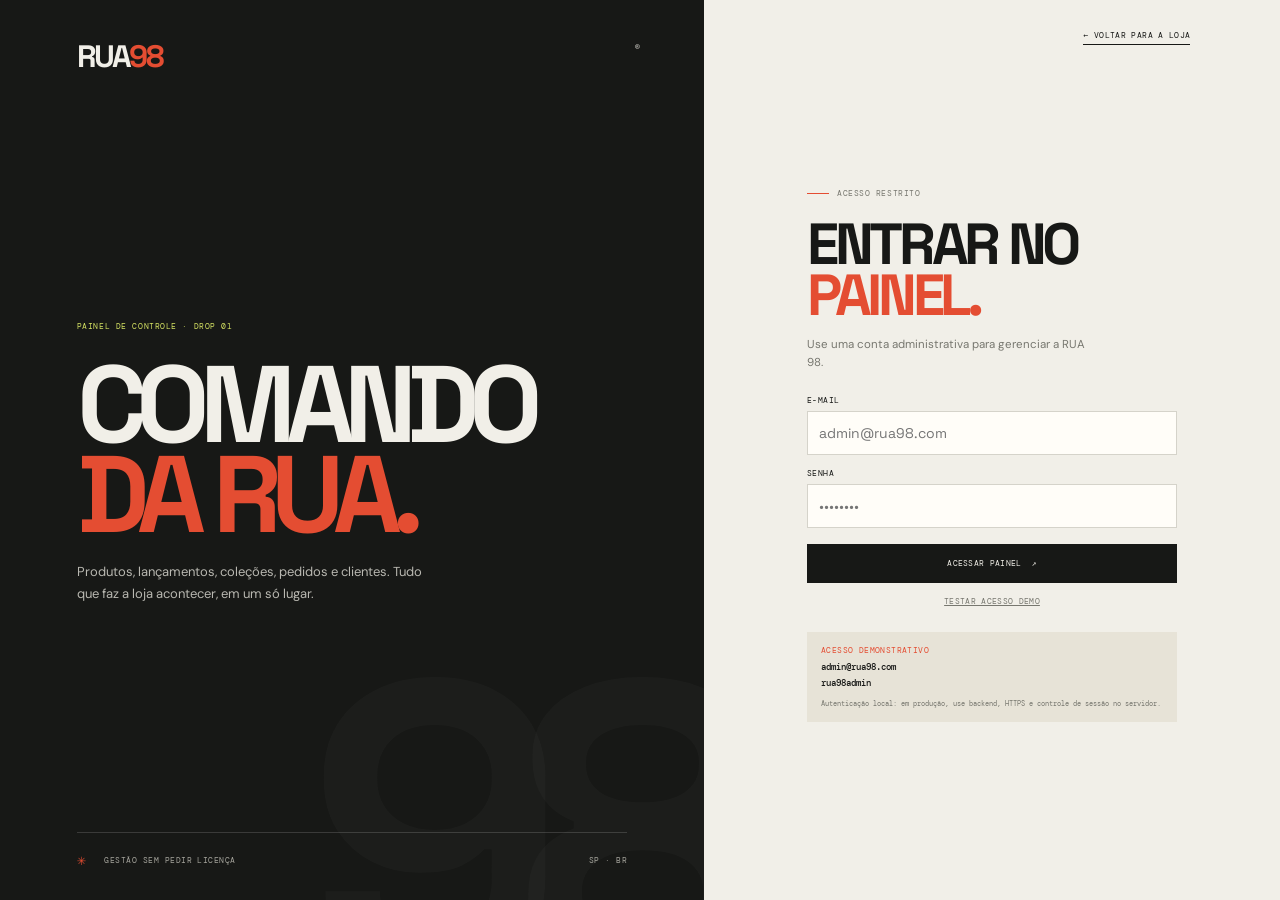
<file: admin.html>
<!doctype html>
<html lang="pt-BR">
<head>
  <meta charset="utf-8">
  <meta name="viewport" content="width=device-width, initial-scale=1">
  <meta name="theme-color" content="#171816">
  <meta name="description" content="Painel administrativo RUA 98.">
  <meta name="robots" content="noindex">
  <link rel="icon" href="data:image/svg+xml,%3Csvg xmlns='http://www.w3.org/2000/svg' viewBox='0 0 64 64'%3E%3Crect width='64' height='64' fill='%23171816'/%3E%3Ctext x='7' y='45' font-size='34' font-family='Arial' font-weight='700' fill='%23e44d32'%3ER98%3C/text%3E%3C/svg%3E">
  <title>Painel ADM — RUA 98</title>
  <link rel="preconnect" href="https://fonts.googleapis.com">
  <link rel="preconnect" href="https://fonts.gstatic.com" crossorigin>
  <link href="https://fonts.googleapis.com/css2?family=DM+Mono:wght@400;500&family=DM+Sans:wght@400;500;600;700;800&family=Space+Grotesk:wght@400;500;600;700&display=swap" rel="stylesheet">
  <link rel="stylesheet" href="admin.css">
</head>
<body class="admin-body">

  <section class="admin-login" id="admin-login">
    <div class="login-brand">
      <a class="admin-wordmark" href="index.html">RUA<span>98</span><i>®</i></a>
      <div class="login-brand-copy">
        <span class="admin-eyebrow">PAINEL DE CONTROLE · DROP 01</span>
        <h1>COMANDO<br><span>DA RUA.</span></h1>
        <p>Produtos, lançamentos, coleções, pedidos e clientes. Tudo que faz a loja acontecer, em um só lugar.</p>
      </div>
      <div class="login-brand-foot">
        <span>✳</span>
        <span>GESTÃO SEM PEDIR LICENÇA</span>
        <span>SP · BR</span>
      </div>
    </div>
    <div class="login-panel">
      <a class="login-back" href="index.html">← VOLTAR PARA A LOJA</a>
      <div class="login-form-wrap">
        <span class="admin-eyebrow"><span class="eyebrow-line"></span> ACESSO RESTRITO</span>
        <h2>ENTRAR NO<br><span>PAINEL.</span></h2>
        <p class="login-intro">Use uma conta administrativa para gerenciar a RUA 98.</p>
        <div class="login-session-note" id="login-session-note" hidden></div>
        <form id="admin-login-form" novalidate>
          <label>E-MAIL<input type="email" name="email" autocomplete="username" placeholder="admin@rua98.com" required></label>
          <label>SENHA<input type="password" name="password" autocomplete="current-password" placeholder="••••••••" required></label>
          <p class="login-error" id="login-error" role="alert" hidden></p>
          <button class="admin-button admin-button-dark login-submit" type="submit">ACESSAR PAINEL <span>↗</span></button>
        </form>
        <button class="login-demo" type="button" id="login-demo">TESTAR ACESSO DEMO</button>
        <div class="login-credentials">
          <span>ACESSO DEMONSTRATIVO</span>
          <b>admin@rua98.com</b>
          <b>rua98admin</b>
          <p>Autenticação local: em produção, use backend, HTTPS e controle de sessão no servidor.</p>
        </div>
      </div>
    </div>
  </section>

  <div class="admin-app" id="admin-app" hidden>
    <div class="admin-sidebar-scrim" id="admin-sidebar-scrim"></div>
    <aside class="admin-sidebar" id="admin-sidebar">
      <div class="sidebar-brand">
        <a class="admin-wordmark" href="index.html">RUA<span>98</span><i>®</i></a>
        <span>PAINEL ADM</span>
      </div>
      <nav class="admin-nav" aria-label="Seções do painel">
        <span class="nav-label">GESTÃO</span>
        <button type="button" data-panel="dashboard" class="active"><span class="nav-icon">01</span> VISÃO GERAL</button>
        <button type="button" data-panel="products"><span class="nav-icon">02</span> PRODUTOS</button>
        <button type="button" data-panel="drops"><span class="nav-icon">03</span> LANÇAMENTOS</button>
        <button type="button" data-panel="collections"><span class="nav-icon">04</span> COLEÇÕES</button>
        <button type="button" data-panel="orders"><span class="nav-icon">05</span> PEDIDOS <b class="nav-badge" id="nav-order-count">0</b></button>
        <button type="button" data-panel="customers"><span class="nav-icon">06</span> CLIENTES</button>
        <span class="nav-label nav-label-two">SISTEMA</span>
        <button type="button" data-panel="settings"><span class="nav-icon">07</span> CONFIGURAÇÕES</button>
      </nav>
      <div class="sidebar-foot">
        <a href="index.html" target="_blank" rel="noopener">VER A LOJA ↗</a>
        <button type="button" id="sidebar-logout">SAIR DO PAINEL</button>
      </div>
    </aside>

    <div class="admin-shell">
      <header class="admin-topbar">
        <button type="button" class="mobile-nav-toggle" id="mobile-nav-toggle" aria-label="Abrir menu do painel">☰</button>
        <div class="topbar-title">
          <span class="admin-eyebrow">RUA 98 · GESTÃO</span>
          <h1 id="admin-page-title">VISÃO GERAL</h1>
        </div>
        <div class="admin-user">
          <span class="admin-user-avatar" id="admin-user-avatar">A</span>
          <div><b id="admin-user-name">—</b><span>ADMINISTRADOR</span></div>
        </div>
      </header>
      <main class="admin-content" id="admin-content"></main>
    </div>
  </div>

  <div id="admin-modal-root"></div>
  <div class="admin-toast" id="admin-toast" role="status" aria-live="polite"></div>

  <script src="store.js"></script>
  <script src="admin.js"></script>
</body>
</html>
</file>
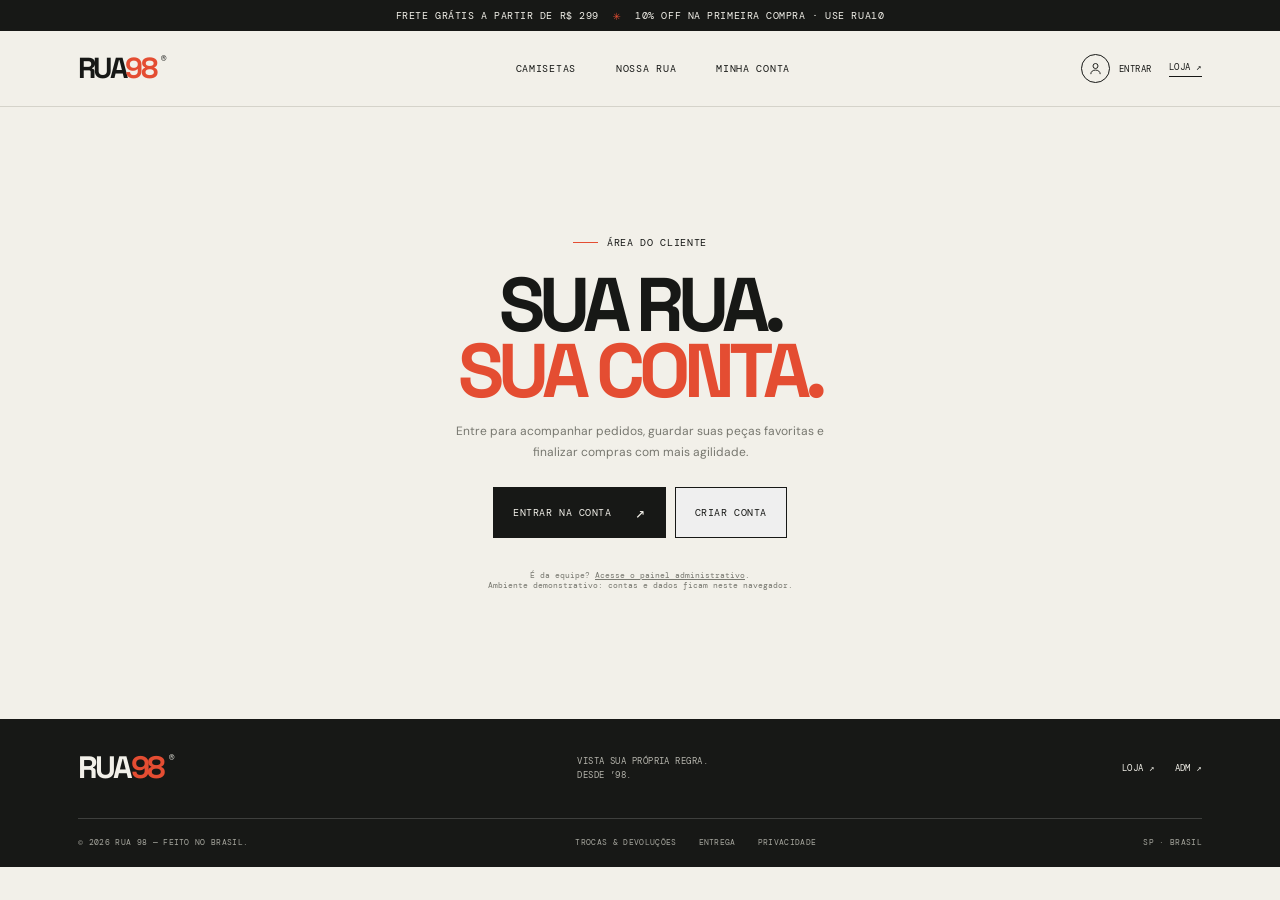
<file: conta.html>
<!doctype html>
<html lang="pt-BR">
<head>
  <meta charset="utf-8">
  <meta name="viewport" content="width=device-width, initial-scale=1">
  <meta name="theme-color" content="#f2f0e9">
  <meta name="description" content="Sua conta RUA 98: pedidos, favoritos e dados pessoais.">
  <link rel="icon" href="data:image/svg+xml,%3Csvg xmlns='http://www.w3.org/2000/svg' viewBox='0 0 64 64'%3E%3Crect width='64' height='64' fill='%23171816'/%3E%3Ctext x='7' y='45' font-size='34' font-family='Arial' font-weight='700' fill='%23e44d32'%3ER98%3C/text%3E%3C/svg%3E">
  <title>Minha conta — RUA 98</title>
  <link rel="preconnect" href="https://fonts.googleapis.com">
  <link rel="preconnect" href="https://fonts.gstatic.com" crossorigin>
  <link href="https://fonts.googleapis.com/css2?family=DM+Mono:wght@400;500&family=DM+Sans:wght@400;500;600;700;800&family=Space+Grotesk:wght@400;500;600;700&display=swap" rel="stylesheet">
  <link rel="stylesheet" href="styles.css">
  <link rel="stylesheet" href="extras.css">
</head>
<body class="account-page">
  <div class="announcement"><span>FRETE GRÁTIS A PARTIR DE R$ 299</span><span class="announcement-dot">✳</span><span>10% OFF NA PRIMEIRA COMPRA · USE RUA10</span></div>
  <header class="site-header">
    <a class="wordmark" href="index.html" aria-label="RUA 98 início">RUA<span>98</span><i>®</i></a>
    <nav class="main-nav" aria-label="Navegação"><a href="index.html#colecao">CAMISETAS</a><a href="index.html#manifesto">NOSSA RUA</a><a href="conta.html">MINHA CONTA</a></nav>
    <div class="header-actions">
      <a class="account-header-link" href="index.html#colecao">LOJA ↗</a>
    </div>
  </header>

  <main class="account-shell">
    <section class="account-guest" id="account-guest" hidden>
      <div class="account-guest-card">
        <span class="eyebrow"><span class="eyebrow-line"></span> ÁREA DO CLIENTE</span>
        <h1>SUA RUA.<br><span>SUA CONTA.</span></h1>
        <p>Entre para acompanhar pedidos, guardar suas peças favoritas e finalizar compras com mais agilidade.</p>
        <div class="account-guest-actions">
          <button class="button button-dark" type="button" id="guest-login">ENTRAR NA CONTA <span>↗</span></button>
          <button class="button" type="button" id="guest-register">CRIAR CONTA</button>
        </div>
        <div class="account-admin-note">É da equipe? <a href="admin.html">Acesse o painel administrativo</a>.<br>Ambiente demonstrativo: contas e dados ficam neste navegador.</div>
      </div>
    </section>

    <div id="account-app" hidden>
      <section class="account-hero">
        <div class="account-hero-inner">
          <div>
            <div class="eyebrow"><span class="eyebrow-line"></span> MINHA CONTA · RUA 98</div>
            <h1>SUA RUA,<br><span>SUAS REGRAS.</span></h1>
            <p id="hero-greeting">Tudo o que é seu, no mesmo lugar: pedidos, peças salvas e seus dados.</p>
          </div>
          <div class="account-identity">
            <div class="account-avatar-lg" id="hero-avatar">R</div>
            <div class="account-identity-info">
              <b id="hero-name">—</b>
              <span id="hero-email">—</span>
              <a id="hero-admin-link" href="admin.html" hidden>PAINEL ADM ↗</a>
            </div>
            <button class="account-logout-link" type="button" id="hero-logout">SAIR</button>
          </div>
        </div>
        <div class="account-stats">
          <div class="account-stat"><b id="stat-orders">0</b><span>PEDIDOS</span></div>
          <div class="account-stat"><b id="stat-favorites">0</b><span>FAVORITOS</span></div>
          <div class="account-stat"><b class="green" id="stat-spent">R$ 0</b><span>TOTAL GASTO</span></div>
          <div class="account-stat"><b id="stat-since">2026</b><span>NA RUA DESDE</span></div>
        </div>
      </section>

      <section class="account-main">
        <nav class="account-nav" aria-label="Seções da conta">
          <button type="button" data-pane="overview" class="active">VISÃO GERAL <span>01</span></button>
          <button type="button" data-pane="orders">MEUS PEDIDOS <span id="nav-orders">0</span></button>
          <button type="button" data-pane="favorites">FAVORITOS <span id="nav-favs">0</span></button>
          <button type="button" data-pane="profile">MEUS DADOS <span>↗</span></button>
          <a class="admin-nav-link" id="admin-nav-link" href="admin.html" hidden>PAINEL ADM ↗</a>
        </nav>
        <div class="account-content">
          <div class="account-pane" data-pane="overview" id="pane-overview"></div>
          <div class="account-pane" data-pane="orders" id="pane-orders" hidden></div>
          <div class="account-pane" data-pane="favorites" id="pane-favorites" hidden></div>
          <div class="account-pane" data-pane="profile" id="pane-profile" hidden>
            <div class="account-pane-title"><div><h2>MEUS DADOS.</h2><p>MANTENHA SEU UNIFORME EM DIA.</p></div></div>
            <div class="account-card">
              <h3>Dados pessoais e entrega</h3>
              <p>Essas informações agilizam o checkout. Seu e-mail de acesso não pode ser alterado nesta demonstração.</p>
              <form class="account-form-grid" id="profile-form" novalidate>
                <label>NOME<input name="name" autocomplete="name" required></label>
                <label>E-MAIL<input name="email" disabled></label>
                <label>TELEFONE<input name="phone" autocomplete="tel" placeholder="(11) 99999-9999"></label>
                <label>CEP<input name="zip" autocomplete="postal-code" placeholder="00000-000"></label>
                <label class="span-2">ENDEREÇO<input name="address" autocomplete="street-address" placeholder="Rua, avenida, número"></label>
                <label>CIDADE<input name="city" autocomplete="address-level2"></label>
                <label>ESTADO<input name="state" maxlength="2" autocomplete="address-level1" placeholder="SP"></label>
                <div class="account-card-actions span-2">
                  <button class="button button-dark" type="submit">SALVAR DADOS <span>↗</span></button>
                  <span class="account-inline-message" id="profile-message" hidden></span>
                </div>
              </form>
            </div>
            <div class="account-card">
              <h3>Segurança</h3>
              <p>Troque sua senha periodicamente. Nesta demo, tudo é armazenado localmente no navegador.</p>
              <form class="account-form-grid" id="password-form" novalidate>
                <input type="email" name="username" autocomplete="username" hidden aria-hidden="true" tabindex="-1">
                <label class="span-2">SENHA ATUAL<input type="password" name="current" autocomplete="current-password" required></label>
                <label>NOVA SENHA<input type="password" name="next" autocomplete="new-password" minlength="6" required></label>
                <label>CONFIRMAR NOVA SENHA<input type="password" name="confirm" autocomplete="new-password" minlength="6" required></label>
                <div class="account-card-actions span-2">
                  <button class="button" type="submit">ALTERAR SENHA <span>↗</span></button>
                  <span class="account-inline-message" id="password-message" hidden></span>
                </div>
              </form>
            </div>
          </div>
        </div>
      </section>
    </div>
  </main>

  <footer>
    <div class="footer-top">
      <a class="wordmark footer-logo" href="index.html">RUA<span>98</span><i>®</i></a>
      <p>VISTA SUA PRÓPRIA REGRA.<br>DESDE ’98.</p>
      <div class="social-links"><a href="index.html" aria-label="Voltar à loja">LOJA ↗</a><a href="admin.html" aria-label="Painel administrativo">ADM ↗</a></div>
    </div>
    <div class="footer-bottom"><span>© 2026 RUA 98 — FEITO NO BRASIL.</span><div><a href="index.html#footer" data-info="returns">TROCAS & DEVOLUÇÕES</a><a href="index.html#footer" data-info="shipping">ENTREGA</a><a href="index.html#footer" data-info="privacy">PRIVACIDADE</a></div><span>SP · BRASIL</span></div>
  </footer>

  <div class="toast" role="status" aria-live="polite"></div>
  <script src="store.js"></script>
  <script src="auth-ui.js"></script>
  <script src="account.js"></script>
</body>
</html>
</file>
<file: admin.css>
/* RUA 98 — painel administrativo */
:root {
  --paper: #f1efe8; --ink: #171816; --muted: #77776f; --red: #e44d32;
  --line: #d5d3ca; --green: #d6e363; --white: #fffdf8;
  --mono: 'DM Mono', monospace; --sans: 'DM Sans', sans-serif; --display: 'Space Grotesk', sans-serif;
}
* { box-sizing: border-box; }
html { scroll-behavior: smooth; }
body { margin: 0; }
.admin-body {
  background: #eceae2; color: var(--ink); font-family: var(--sans);
  -webkit-font-smoothing: antialiased;
}
button, input, select, textarea { font: inherit; color: inherit; }
button, a { -webkit-tap-highlight-color: transparent; }
a { color: inherit; text-decoration: none; }
button { cursor: pointer; }
[hidden] { display: none !important; }
.admin-eyebrow {
  display: inline-flex; align-items: center; gap: 8px; font: 8px var(--mono);
  letter-spacing: .07em; color: var(--muted); text-transform: uppercase;
}
.eyebrow-line { width: 22px; height: 1px; background: var(--red); display: inline-block; }
.admin-wordmark {
  font: 700 31px/.9 var(--display); letter-spacing: -.09em; position: relative; display: inline-block;
}
.admin-wordmark span { color: var(--red); }
.admin-wordmark i { font: 8px var(--mono); position: absolute; right: -10px; top: -2px; font-style: normal; }

/* ---------- login ---------- */
.admin-login { min-height: 100dvh; display: grid; grid-template-columns: 1.1fr .9fr; }
.login-brand {
  background: var(--ink); color: var(--paper); padding: 43px 6vw 30px; display: flex;
  flex-direction: column; position: relative; overflow: hidden;
}
.login-brand:after {
  content: '98'; position: absolute; right: -2%; bottom: -100px; font: 700 420px/.8 var(--display);
  letter-spacing: -.12em; color: #ffffff06; pointer-events: none;
}
.login-brand > * { position: relative; z-index: 1; }
.login-brand-copy { margin: auto 0; padding: 55px 0 40px; }
.login-brand .admin-eyebrow { color: var(--green); }
.login-brand h1 {
  font: 700 clamp(64px, 8.5vw, 112px)/.83 var(--display); letter-spacing: -.095em;
  margin: 26px 0 21px;
}
.login-brand h1 span { color: var(--red); }
.login-brand p { max-width: 360px; font-size: 13px; line-height: 1.7; color: #b9b8b1; margin: 0; }
.login-brand-foot {
  display: flex; align-items: center; gap: 18px; border-top: 1px solid #ffffff26; padding-top: 17px;
  font: 8px var(--mono); letter-spacing: .06em; color: #a6a59d;
}
.login-brand-foot span:first-child { color: var(--red); font-size: 15px; }
.login-brand-foot span:last-child { margin-left: auto; }
.login-panel {
  display: flex; flex-direction: column; justify-content: center; padding: 55px 7vw;
  position: relative; background: var(--paper);
}
.login-back {
  position: absolute; top: 30px; right: 7vw; font: 8px var(--mono); letter-spacing: .045em;
  border-bottom: 1px solid var(--ink); padding-bottom: 4px;
}
.login-form-wrap { width: 100%; max-width: 370px; margin: auto; }
.login-panel h2 { font: 700 clamp(43px, 4.7vw, 58px)/.88 var(--display); letter-spacing: -.075em; margin: 20px 0 15px; }
.login-panel h2 span { color: var(--red); }
.login-intro { font-size: 11.5px; line-height: 1.6; color: var(--muted); margin: 0 0 22px; max-width: 290px; }
.login-session-note {
  background: #e6e2d4; border-left: 2px solid var(--red); padding: 10px 12px;
  font: 8px/1.6 var(--mono); margin-bottom: 16px;
}
.login-session-note button {
  border: 0; background: none; padding: 0; margin-top: 4px; text-decoration: underline;
  font: 8px var(--mono); color: var(--red);
}
#admin-login-form { display: flex; flex-direction: column; }
#admin-login-form label {
  display: flex; flex-direction: column; gap: 6px; margin-bottom: 13px;
  font: 8px var(--mono); letter-spacing: .055em;
}
#admin-login-form input {
  border: 1px solid var(--line); background: var(--white); padding: 12px 11px;
  font: 14px var(--display); outline: 0; border-radius: 0;
}
#admin-login-form input:focus { border-color: var(--ink); }
.login-error { background: #f5d4cc; color: #922d1b; padding: 9px 11px; margin: 1px 0 12px; font: 8.5px/1.5 var(--mono); }
.login-submit { width: 100%; justify-content: space-between; margin-top: 3px; }
.login-demo {
  display: block; margin: 12px auto 0; border: 0; background: none; text-decoration: underline;
  font: 8px var(--mono); color: var(--muted); letter-spacing: .04em;
}
.login-demo:hover { color: var(--red); }
.login-credentials {
  margin-top: 25px; background: #e7e3d7; padding: 13px 14px; display: flex; flex-direction: column; gap: 4px;
  font: 8px var(--mono); color: var(--muted);
}
.login-credentials span { color: var(--red); letter-spacing: .05em; margin-bottom: 2px; }
.login-credentials b { font-weight: 500; color: var(--ink); font-size: 9px; }
.login-credentials p { margin: 5px 0 0; line-height: 1.6; font-size: 7px; }

/* ---------- shell ---------- */
.admin-app { min-height: 100dvh; }
.admin-sidebar {
  width: 236px; background: var(--ink); color: var(--paper); position: fixed; inset: 0 auto 0 0;
  z-index: 50; display: flex; flex-direction: column; padding: 25px 17px 16px;
}
.sidebar-brand { display: flex; align-items: baseline; justify-content: space-between; padding: 0 6px 25px; border-bottom: 1px solid #ffffff22; }
.sidebar-brand .admin-wordmark { font-size: 28px; color: var(--paper); }
.sidebar-brand > span { font: 6.5px var(--mono); letter-spacing: .08em; color: #8e8d86; }
.admin-nav { padding-top: 8px; overflow-y: auto; flex: 1; }
.nav-label { display: block; font: 6.5px var(--mono); letter-spacing: .1em; color: #77766f; padding: 15px 11px 7px; }
.nav-label-two { margin-top: 8px; border-top: 1px solid #ffffff12; padding-top: 17px; }
.admin-nav button {
  width: 100%; display: flex; align-items: center; gap: 10px; padding: 10px 11px; border: 0;
  border-left: 2px solid transparent; background: none; color: #b3b2aa; font: 8.5px var(--mono);
  letter-spacing: .04em; text-align: left; transition: background .15s, color .15s;
}
.admin-nav button:hover { background: #ffffff08; color: var(--paper); }
.admin-nav button.active { background: #ffffff0e; color: var(--paper); border-left-color: var(--green); }
.nav-icon { width: 15px; text-align: left; color: #76756e; font: 6.5px var(--mono); letter-spacing: .02em; }
.admin-nav button.active .nav-icon { color: var(--green); }
.nav-badge { margin-left: auto; background: var(--red); color: white; font: 8px/1 var(--mono); min-width: 17px; height: 17px; padding: 0 5px; border-radius: 10px; display: inline-flex; align-items: center; justify-content: center; }
.sidebar-foot { border-top: 1px solid #ffffff22; padding-top: 11px; }
.sidebar-foot a, .sidebar-foot button {
  display: block; width: 100%; background: none; border: 0; color: #b3b2aa; padding: 9px 5px;
  font: 7.5px var(--mono); letter-spacing: .04em; text-align: left;
}
.sidebar-foot a:hover, .sidebar-foot button:hover { color: var(--green); }
.admin-shell { margin-left: 236px; min-height: 100dvh; display: flex; flex-direction: column; }
.admin-topbar {
  height: 92px; flex: none; background: var(--paper); border-bottom: 1px solid var(--line);
  padding: 0 33px; display: flex; align-items: center; gap: 18px; position: sticky; top: 0; z-index: 30;
}
.topbar-title { display: flex; flex-direction: column; gap: 7px; }
.topbar-title .admin-eyebrow { font-size: 7px; }
.topbar-title h1 { font: 700 24px var(--display); letter-spacing: -.05em; margin: 0; }
.admin-user { margin-left: auto; display: flex; align-items: center; gap: 10px; }
.admin-user-avatar {
  width: 34px; height: 34px; border-radius: 50%; background: var(--ink); color: var(--green);
  display: grid; place-items: center; font: 600 11px var(--display);
}
.admin-user div { display: flex; flex-direction: column; gap: 3px; }
.admin-user b { font: 600 10px var(--display); }
.admin-user span:last-child { font: 6.5px var(--mono); color: var(--muted); letter-spacing: .05em; }
.mobile-nav-toggle { display: none; background: none; border: 1px solid var(--line); width: 34px; height: 34px; font-size: 15px; }
.admin-sidebar-scrim { display: none; }
.admin-content { padding: 29px 33px 60px; flex: 1; }
.admin-panel { animation: panelIn .25s ease both; }
@keyframes panelIn { from { opacity: 0; transform: translateY(5px); } to { opacity: 1; transform: none; } }

/* ---------- títulos ---------- */
.panel-heading { display: flex; align-items: flex-end; justify-content: space-between; gap: 18px; flex-wrap: wrap; margin-bottom: 18px; }
.panel-heading h2 { font: 700 34px/.92 var(--display); letter-spacing: -.065em; margin: 0; }
.panel-heading h2 span { color: var(--red); }
.panel-heading p { font: 8px var(--mono); color: var(--muted); margin: 7px 0 0; letter-spacing: .03em; }
.panel-actions { display: flex; align-items: center; gap: 8px; flex-wrap: wrap; }
.admin-button {
  min-height: 39px; padding: 0 14px; border: 1px solid var(--ink); background: transparent;
  display: inline-flex; align-items: center; justify-content: center; gap: 10px;
  font: 8px var(--mono); letter-spacing: .04em; transition: .18s;
}
.admin-button:hover { background: var(--ink); color: var(--paper); }
.admin-button-dark { background: var(--ink); color: var(--paper); }
.admin-button-dark:hover { background: var(--red); border-color: var(--red); }
.admin-button-green { background: var(--green); border-color: var(--green); }
.admin-button-green:hover { background: var(--ink); border-color: var(--ink); color: var(--paper); }
.admin-button-danger { color: var(--red); border-color: #d8a79e; }
.admin-button-danger:hover { background: var(--red); border-color: var(--red); color: white; }
.admin-button.small { min-height: 29px; padding: 0 9px; font-size: 7px; gap: 5px; }
.admin-button:disabled { opacity: .55; cursor: wait; }

/* ---------- dashboard ---------- */
.admin-kpis { display: grid; grid-template-columns: repeat(4, 1fr); gap: 12px; margin-bottom: 18px; }
.kpi { background: var(--white); border: 1px solid var(--line); padding: 17px 18px 15px; position: relative; overflow: hidden; }
.kpi .kpi-label { display: block; font: 7px var(--mono); letter-spacing: .06em; color: var(--muted); margin-bottom: 12px; }
.kpi b { font: 600 30px/.9 var(--display); letter-spacing: -.06em; }
.kpi small { display: block; font: 7px var(--mono); color: var(--muted); margin-top: 10px; letter-spacing: .02em; }
.kpi-mark { position: absolute; right: 10px; top: 8px; color: #e1ded3; font-size: 22px; }
.kpi.dark { background: var(--ink); border-color: var(--ink); color: var(--paper); }
.kpi.dark .kpi-label, .kpi.dark small { color: #9f9e96; }
.kpi.dark b { color: var(--green); }
.kpi.dark .kpi-mark { color: #ffffff1e; }
.kpi.accent { background: var(--green); border-color: var(--green); }
.kpi.accent .kpi-label, .kpi.accent small { color: #5c6035; }
.kpi.accent .kpi-mark { color: #72773a4a; }
.dash-grid { display: grid; grid-template-columns: 1.5fr .85fr; gap: 16px; align-items: start; }
.dash-col { display: flex; flex-direction: column; gap: 16px; }
.admin-card { background: var(--white); border: 1px solid var(--line); }
.admin-card-head { padding: 15px 17px; border-bottom: 1px solid var(--line); display: flex; align-items: center; justify-content: space-between; gap: 12px; }
.admin-card-head h3 { font: 600 15px var(--display); letter-spacing: -.03em; margin: 0; }
.admin-card-head span, .admin-card-head a { font: 7px var(--mono); color: var(--muted); letter-spacing: .03em; }
.admin-card-head a { border-bottom: 1px solid var(--line); padding-bottom: 2px; }
.admin-card-head a:hover { color: var(--red); }
.admin-card-body { padding: 15px 17px; }
.alert-list { display: flex; flex-direction: column; }
.alert-item { display: flex; align-items: center; gap: 10px; padding: 9px 0; border-bottom: 1px solid #e9e6dd; }
.alert-item:last-child { border-bottom: 0; padding-bottom: 0; }
.alert-item img { width: 34px; height: 40px; object-fit: cover; background: #ddd; }
.alert-item div { min-width: 0; }
.alert-item b { display: block; font: 600 10px var(--display); white-space: nowrap; overflow: hidden; text-overflow: ellipsis; }
.alert-item span { font: 7px var(--mono); color: var(--muted); }
.alert-item strong { margin-left: auto; font: 9px var(--mono); color: var(--red); white-space: nowrap; }
.alert-empty { font: 8px/1.7 var(--mono); color: var(--muted); padding: 8px 0; }
.drop-mini { background: var(--ink); color: var(--paper); padding: 17px; }
.drop-mini .admin-eyebrow { color: var(--green); font-size: 6.5px; }
.drop-mini h3 { font: 600 22px/.95 var(--display); letter-spacing: -.055em; margin: 12px 0 8px; }
.drop-mini p { font-size: 10px; line-height: 1.55; color: #aaa9a1; margin: 0 0 13px; }
.drop-mini .drop-meta { display: flex; justify-content: space-between; font: 7px var(--mono); color: #c4c3bb; border-top: 1px solid #ffffff24; padding-top: 10px; }
.drop-mini .drop-meta b { color: var(--green); font-weight: 500; }
.quick-actions { display: grid; grid-template-columns: 1fr 1fr; gap: 7px; }
.quick-actions button {
  border: 1px solid var(--line); background: none; padding: 12px 9px; text-align: left;
  font: 7.5px var(--mono); letter-spacing: .025em; transition: .15s;
}
.quick-actions button:hover { background: var(--ink); color: var(--paper); border-color: var(--ink); }
.quick-actions button b { display: block; font-size: 15px; margin-bottom: 5px; color: var(--red); }

/* ---------- tabelas ---------- */
.table-wrap { background: var(--white); border: 1px solid var(--line); overflow: auto; }
.admin-table { width: 100%; border-collapse: collapse; min-width: 700px; }
.admin-table th {
  padding: 11px 14px; text-align: left; background: #f4f2ea; border-bottom: 1px solid var(--line);
  font: 6.5px var(--mono); letter-spacing: .06em; color: var(--muted); white-space: nowrap;
}
.admin-table td { padding: 11px 14px; border-bottom: 1px solid #e9e6dd; font-size: 10.5px; vertical-align: middle; }
.admin-table tr:last-child td { border-bottom: 0; }
.admin-table tbody tr:hover { background: #faf8f2; }
.table-toolbar { display: flex; align-items: center; justify-content: space-between; gap: 12px; padding: 12px 14px; border-bottom: 1px solid var(--line); flex-wrap: wrap; }
.admin-search { display: flex; align-items: center; gap: 7px; border: 1px solid var(--line); background: var(--white); padding: 0 10px; }
.admin-search span { color: var(--muted); font-size: 11px; }
.admin-search input { border: 0; outline: 0; background: none; padding: 9px 0; width: 220px; font: 10px var(--display); }
.admin-filter {
  border: 1px solid var(--line); background: var(--white); padding: 9px 10px; border-radius: 0;
  font: 7.5px var(--mono); outline: 0; cursor: pointer;
}
.table-count { font: 7px var(--mono); color: var(--muted); }
.row-product { display: flex; align-items: center; gap: 10px; }
.row-product img { width: 38px; height: 46px; object-fit: cover; background: #ddd; flex: none; }
.row-product div { min-width: 0; }
.row-product b { display: block; font: 600 10.5px var(--display); margin-bottom: 3px; white-space: nowrap; overflow: hidden; text-overflow: ellipsis; max-width: 190px; }
.row-product span { font: 6.5px var(--mono); color: var(--muted); letter-spacing: .015em; }
.row-actions { display: flex; gap: 5px; justify-content: flex-end; }
.icon-action {
  width: 27px; height: 27px; border: 1px solid var(--line); background: none; display: grid;
  place-items: center; font-size: 12px; transition: .15s;
}
.icon-action:hover { background: var(--ink); color: var(--paper); border-color: var(--ink); }
.icon-action.danger:hover { background: var(--red); border-color: var(--red); color: white; }
.badge {
  display: inline-block; padding: 4px 7px; background: #e7e4da; font: 6.5px var(--mono);
  letter-spacing: .035em; white-space: nowrap;
}
.badge.active, .badge.pago { background: var(--green); }
.badge.ativo { background: var(--green); }
.badge.inactive, .badge.encerrado { background: #ddd9ce; color: #77766f; }
.badge.agendado { background: #cbd9e9; }
.badge.pendente { background: #f2e2ab; }
.badge.enviado { background: #cbd9e9; }
.badge.entregue { background: var(--ink); color: var(--paper); }
.badge.cancelado { background: #f0c8bf; color: #8d2c1b; }
.badge.blocked { background: #f0c8bf; color: #8d2c1b; }
.badge.admin { background: var(--ink); color: var(--green); }
.status-select {
  border: 1px solid var(--line); background: var(--white); font: 7px var(--mono);
  padding: 6px 5px; border-radius: 0; outline: 0; cursor: pointer;
}
.stock-low { color: var(--red); }
.stock-ok { color: var(--muted); }
.cell-muted { color: var(--muted); font-size: 8px; font-family: var(--mono); }
.customer-cell b { display: block; font: 600 10.5px var(--display); margin-bottom: 3px; }
.customer-cell span { font: 7px var(--mono); color: var(--muted); }
.empty-row { text-align: center; padding: 36px 20px !important; color: var(--muted); font: 8px var(--mono); }

/* ---------- cards de coleção / drop ---------- */
.collection-grid { display: grid; grid-template-columns: repeat(3, 1fr); gap: 13px; }
.collection-card { background: var(--white); border: 1px solid var(--line); padding: 18px; display: flex; flex-direction: column; min-height: 172px; }
.collection-card-top { display: flex; justify-content: space-between; align-items: flex-start; gap: 8px; }
.collection-card h3 { font: 600 21px/.95 var(--display); letter-spacing: -.05em; margin: 10px 0 7px; }
.collection-card p { font-size: 10px; line-height: 1.55; color: var(--muted); margin: 0 0 14px; }
.collection-card .collection-meta { margin-top: auto; display: flex; align-items: center; justify-content: space-between; border-top: 1px solid #e9e6dd; padding-top: 11px; font: 7px var(--mono); color: var(--muted); }
.collection-card .collection-actions { display: flex; gap: 5px; margin-top: 11px; }
.drop-card .drop-date { font: 7.5px var(--mono); color: var(--muted); letter-spacing: .03em; }
.drop-products { display: flex; gap: 5px; margin-top: 2px; }
.drop-products img { width: 27px; height: 33px; object-fit: cover; background: #ddd; }
.drop-products span { font: 7px var(--mono); color: var(--muted); align-self: center; margin-left: 3px; }

/* ---------- modais ---------- */
.admin-modal-scrim { position: fixed; inset: 0; background: #10110f9e; z-index: 70; backdrop-filter: blur(2px); }
.admin-modal {
  position: fixed; z-index: 71; top: 50%; left: 50%; transform: translate(-50%, -50%);
  width: min(680px, calc(100% - 26px)); max-height: calc(100dvh - 34px); background: var(--paper);
  box-shadow: 0 30px 80px #00000042; display: flex; flex-direction: column; overflow: hidden;
  animation: modalIn .2s ease both;
}
.admin-modal.wide { width: min(880px, calc(100% - 26px)); }
@keyframes modalIn { from { opacity: 0; transform: translate(-50%, -47%); } }
.admin-modal-open { overflow: hidden; }
.form-head { padding: 19px 23px; border-bottom: 1px solid var(--line); display: flex; justify-content: space-between; align-items: flex-start; gap: 15px; }
.form-head .admin-eyebrow { font-size: 6.5px; }
.form-head h2 { font: 700 27px/.95 var(--display); letter-spacing: -.06em; margin: 9px 0 0; }
.form-head h2 span { color: var(--red); }
.modal-close { border: 0; background: none; font: 300 29px/1 var(--display); padding: 0; }
.form-scroll { padding: 20px 23px; overflow: auto; }
.form-grid { display: grid; grid-template-columns: 1fr 1fr; gap: 12px 13px; }
.form-grid label { display: flex; flex-direction: column; gap: 5px; font: 7px var(--mono); letter-spacing: .04em; color: var(--muted); }
.form-grid .span-2 { grid-column: span 2; }
.form-grid input, .form-grid select, .form-grid textarea {
  width: 100%; border: 1px solid var(--line); background: var(--white); padding: 9px 10px;
  font: 11.5px var(--display); outline: 0; border-radius: 0; color: var(--ink);
}
.form-grid input:focus, .form-grid select:focus, .form-grid textarea:focus { border-color: var(--ink); }
.form-grid textarea { min-height: 82px; resize: vertical; line-height: 1.5; }
.form-image-row { display: grid; grid-template-columns: 1fr 64px; gap: 10px; align-items: end; }
.form-image-row img { width: 64px; height: 74px; object-fit: cover; background: #ddd; }
.form-checks { display: flex; gap: 17px; flex-wrap: wrap; align-items: center; padding: 3px 0; }
.form-checks label { flex-direction: row; align-items: center; gap: 6px; font: 7.5px var(--mono); color: var(--ink); cursor: pointer; }
.form-checks input { width: 13px; height: 13px; accent-color: var(--red); }
.form-error { background: #f5d4cc; color: #922d1b; padding: 9px 11px; font: 8px/1.5 var(--mono); margin: 13px 0 0; }
.form-actions { padding: 13px 23px; border-top: 1px solid var(--line); display: flex; justify-content: flex-end; gap: 8px; background: var(--paper); }
.checkbox-grid { display: grid; grid-template-columns: 1fr 1fr; gap: 6px; max-height: 170px; overflow: auto; padding: 8px; border: 1px solid var(--line); background: var(--white); }
.checkbox-grid label { display: flex; flex-direction: row; align-items: center; gap: 7px; font: 8px var(--display); padding: 5px; border: 1px solid transparent; cursor: pointer; }
.checkbox-grid label:hover { border-color: var(--line); }
.checkbox-grid input { accent-color: var(--red); }
.confirm-copy { padding: 25px 23px 4px; }
.confirm-copy h3 { font: 600 23px/.95 var(--display); letter-spacing: -.05em; margin: 0 0 9px; }
.confirm-copy p { font-size: 11px; line-height: 1.65; color: var(--muted); margin: 0; }
.admin-modal .confirm-actions { padding: 19px 23px 23px; display: flex; justify-content: flex-end; gap: 8px; }

/* ---------- detalhe do pedido ---------- */
.order-detail { padding: 20px 23px; overflow: auto; }
.order-detail-top { display: flex; justify-content: space-between; align-items: flex-start; gap: 15px; margin-bottom: 17px; }
.order-detail-top h2 { font: 700 26px var(--display); letter-spacing: -.05em; margin: 0 0 5px; }
.order-detail-top span { font: 7.5px var(--mono); color: var(--muted); }
.order-info-grid { display: grid; grid-template-columns: 1fr 1fr; gap: 10px; margin-bottom: 17px; }
.order-info { border: 1px solid var(--line); background: var(--white); padding: 12px 13px; }
.order-info b { display: block; font: 6.5px var(--mono); letter-spacing: .05em; color: var(--muted); margin-bottom: 7px; }
.order-info span { display: block; font-size: 10px; line-height: 1.55; }
.order-items { border: 1px solid var(--line); background: var(--white); }
.order-item { display: grid; grid-template-columns: 40px 1fr auto; gap: 10px; align-items: center; padding: 9px 12px; border-bottom: 1px solid #e9e6dd; }
.order-item:last-child { border-bottom: 0; }
.order-item img { width: 40px; height: 48px; object-fit: cover; background: #ddd; }
.order-item b { display: block; font: 600 10px var(--display); }
.order-item span { font: 7px var(--mono); color: var(--muted); }
.order-item strong { font: 9px var(--mono); font-weight: 400; }
.order-totals { display: flex; flex-direction: column; gap: 6px; margin-top: 13px; font: 8.5px var(--mono); }
.order-totals div { display: flex; justify-content: space-between; color: var(--muted); }
.order-totals b { color: var(--ink); font-weight: 500; }
.order-totals .grand { border-top: 1px solid var(--ink); padding-top: 9px; color: var(--ink); font-size: 11px; }
.order-detail-actions { display: flex; justify-content: space-between; align-items: center; border-top: 1px solid var(--line); padding: 14px 23px; gap: 12px; flex-wrap: wrap; }
.order-detail-actions label { display: flex; align-items: center; gap: 7px; font: 7px var(--mono); color: var(--muted); }

/* ---------- configurações ---------- */
.settings-grid { display: grid; grid-template-columns: 1.25fr .75fr; gap: 16px; align-items: start; }
.settings-col { display: flex; flex-direction: column; gap: 16px; }
.settings-card { background: var(--white); border: 1px solid var(--line); }
.settings-card-head { padding: 15px 17px; border-bottom: 1px solid var(--line); }
.settings-card-head h3 { font: 600 16px var(--display); letter-spacing: -.035em; margin: 0 0 4px; }
.settings-card-head p { font: 8px var(--mono); color: var(--muted); margin: 0; }
.settings-form { padding: 16px 17px; display: grid; grid-template-columns: 1fr 1fr; gap: 11px 12px; }
.settings-form label { display: flex; flex-direction: column; gap: 5px; font: 7px var(--mono); color: var(--muted); letter-spacing: .035em; }
.settings-form .span-2 { grid-column: span 2; }
.settings-form input, .settings-form select, .settings-form textarea {
  border: 1px solid var(--line); background: var(--white); padding: 9px 10px; font: 11px var(--display);
  outline: 0; border-radius: 0; width: 100%; color: var(--ink); height: 35px;
}
.settings-form textarea { height: auto; }
.settings-form input:focus, .settings-form select:focus, .settings-form textarea:focus { border-color: var(--ink); }
.settings-form textarea { min-height: 65px; resize: vertical; }
.settings-form .form-checks { grid-column: span 2; display: flex; gap: 16px; flex-wrap: wrap; padding: 2px 0; }
.settings-form .form-checks label { flex-direction: row; align-items: center; gap: 6px; font: 7.5px var(--mono); color: var(--ink); cursor: pointer; }
.settings-form .form-checks input { width: 13px; height: 13px; accent-color: var(--red); }
.coupon-form-actions { display: flex; align-items: center; flex-wrap: wrap; gap: 8px; }
.coupon-form-actions .admin-button { min-height: 32px; font-size: 7px; }
.coupon-list { padding: 0 17px 16px; }
.coupon-item {
  display: grid; grid-template-columns: 1.3fr .9fr .55fr auto auto; align-items: center; gap: 9px;
  padding: 10px 0; border-bottom: 1px solid #e9e6dd;
}
.coupon-item:last-child { border-bottom: 0; }
.coupon-item.is-off { opacity: .5; }
.coupon-code b { display: block; font: 500 11px var(--mono); letter-spacing: .02em; }
.coupon-code span { display: block; font: 6.5px var(--mono); color: var(--muted); margin-top: 3px; text-transform: uppercase; }
.coupon-meta { text-align: right; }
.coupon-meta strong { display: block; font: 600 9px var(--display); }
.coupon-meta span { display: block; font: 6px var(--mono); color: var(--muted); margin-top: 2px; }
.coupon-uses { text-align: center; }
.coupon-uses b { display: block; font: 600 12px var(--display); }
.coupon-uses span { font: 6px var(--mono); color: var(--muted); }
.tracking-form { display: flex; align-items: center; gap: 7px; flex-wrap: wrap; }
.tracking-form label { display: flex; align-items: center; gap: 7px; font: 7px var(--mono); color: var(--muted); }
.tracking-form input {
  border: 1px solid var(--line); background: var(--white); padding: 7px 9px; font: 9px var(--mono);
  outline: 0; width: 150px; text-transform: uppercase;
}
.tracking-form input:focus { border-color: var(--ink); }
.tracking-inline { display: block; margin-top: 4px; color: var(--ink); }
@media (max-width: 560px) {
  .coupon-item { grid-template-columns: 1fr 1fr auto; }
  .coupon-meta { text-align: left; }
  .coupon-uses { display: none; }
  .coupon-item .row-actions { grid-column: span 3; justify-content: flex-end; }
  .tracking-form { width: 100%; }
  .tracking-form input { flex: 1; min-width: 0; }
}
.settings-actions { padding: 0 17px 16px; display: flex; align-items: center; gap: 10px; }
.settings-message { font: 7.5px var(--mono); color: #5b621f; }
.team-list { display: flex; flex-direction: column; padding: 5px 17px 10px; }
.team-member { display: flex; align-items: center; gap: 9px; padding: 9px 0; border-bottom: 1px solid #e9e6dd; }
.team-member:last-child { border-bottom: 0; }
.team-member .avatar { width: 27px; height: 27px; border-radius: 50%; background: var(--ink); color: var(--green); display: grid; place-items: center; font: 600 8px var(--display); }
.team-member div { min-width: 0; }
.team-member b { display: block; font: 600 9.5px var(--display); }
.team-member span { font: 6.5px var(--mono); color: var(--muted); }
.team-member .badge { margin-left: auto; }
.add-admin-form { padding: 0 17px 17px; display: flex; flex-direction: column; gap: 8px; }
.add-admin-form input { border: 1px solid var(--line); background: var(--white); padding: 8px 10px; font: 10.5px var(--display); outline: 0; }
.data-actions { padding: 15px 17px; display: flex; flex-direction: column; gap: 7px; }
.data-actions button { justify-content: space-between; }
.security-note { font: 7.5px/1.65 var(--mono); color: var(--muted); padding: 0 17px 17px; }
.security-note b { color: var(--ink); font-weight: 500; }

/* ---------- toast ---------- */
.admin-toast {
  position: fixed; z-index: 100; left: 50%; bottom: 20px; transform: translate(-50%, 18px);
  background: var(--ink); color: var(--paper); padding: 12px 18px; font: 8.5px var(--mono);
  letter-spacing: .02em; opacity: 0; visibility: hidden; transition: .25s; white-space: nowrap;
  max-width: calc(100% - 30px); overflow: hidden; text-overflow: ellipsis;
}
.admin-toast.show { opacity: 1; visibility: visible; transform: translate(-50%, 0); }

/* ---------- responsivo ---------- */
@media (max-width: 1150px) {
  .admin-kpis { grid-template-columns: 1fr 1fr; }
  .dash-grid { grid-template-columns: 1fr; }
  .collection-grid { grid-template-columns: 1fr 1fr; }
  .settings-grid { grid-template-columns: 1fr; }
}
@media (max-width: 850px) {
  .admin-login { grid-template-columns: 1fr; }
  .login-brand { min-height: 260px; padding: 27px 7vw 22px; }
  .login-brand-copy { padding: 34px 0 20px; }
  .login-brand h1 { font-size: 54px; margin: 17px 0 12px; }
  .login-brand p { font-size: 11px; max-width: 300px; }
  .login-brand-foot { display: none; }
  .login-panel { padding: 60px 7vw 45px; }
  .login-back { top: 23px; right: 7vw; }
  .login-form-wrap { max-width: 420px; }
  .admin-sidebar { transform: translateX(-102%); transition: transform .25s; width: 244px; box-shadow: 20px 0 50px #00000035; }
  .admin-sidebar.open { transform: none; }
  .admin-sidebar-scrim { display: block; position: fixed; inset: 0; background: #10110f75; z-index: 40; opacity: 0; visibility: hidden; transition: .25s; }
  .admin-sidebar-scrim.open { opacity: 1; visibility: visible; }
  .admin-shell { margin-left: 0; }
  .admin-topbar { height: 78px; padding: 0 17px; gap: 13px; }
  .topbar-title h1 { font-size: 19px; }
  .mobile-nav-toggle { display: block; }
  .admin-content { padding: 20px 16px 50px; }
  .admin-user div { display: none; }
  .panel-heading h2 { font-size: 28px; }
  .collection-grid { grid-template-columns: 1fr; }
}
@media (max-width: 560px) {
  .admin-kpis { grid-template-columns: 1fr; }
  .form-grid { grid-template-columns: 1fr; }
  .form-grid .span-2 { grid-column: auto; }
  .form-image-row { grid-template-columns: 1fr 55px; }
  .form-image-row img { width: 55px; height: 64px; }
  .checkbox-grid { grid-template-columns: 1fr; }
  .order-info-grid { grid-template-columns: 1fr; }
  .settings-form { grid-template-columns: 1fr; }
  .settings-form .span-2 { grid-column: auto; }
  .panel-heading { align-items: flex-start; }
  .panel-actions { width: 100%; }
  .panel-actions .admin-button { flex: 1; }
  .admin-user { gap: 0; }
  .order-detail-actions { flex-direction: column; align-items: flex-start; }
}
</file>
<file: styles.css>
@import url('https://fonts.googleapis.com/css2?family=Archivo+Black&display=swap');
:root{--paper:#f2f0e9;--ink:#171816;--muted:#77776f;--red:#e44d32;--line:#d5d3ca;--green:#d6e363;--mono:'DM Mono',monospace;--sans:'DM Sans',sans-serif;--display:'Space Grotesk',sans-serif}*{box-sizing:border-box}html{scroll-behavior:smooth;scroll-padding-top:82px}body{margin:0;background:var(--paper);color:var(--ink);font-family:var(--sans);-webkit-font-smoothing:antialiased}button,input{font:inherit}button,a{-webkit-tap-highlight-color:transparent}a{color:inherit;text-decoration:none}button{color:inherit}.announcement{height:31px;background:var(--ink);color:var(--paper);display:flex;align-items:center;justify-content:center;gap:14px;font:10px var(--mono);letter-spacing:.055em}.announcement b{color:var(--green);font-weight:500}.announcement-dot{color:var(--red);font-size:13px}.site-header{height:76px;padding:0 6.1%;display:flex;align-items:center;justify-content:space-between;border-bottom:1px solid var(--line);position:relative;z-index:10;background:var(--paper)}.wordmark{font:700 29px/.9 var(--display);letter-spacing:-.09em;position:relative}.wordmark span{color:var(--red)}.wordmark i{font:9px var(--mono);position:absolute;right:-11px;top:-3px;letter-spacing:0}.main-nav{display:flex;gap:40px;margin-left:70px}.main-nav a,.text-link{font:10px var(--mono);letter-spacing:.07em}.main-nav a{transition:color .2s}.main-nav a:hover,.text-link:hover{color:var(--red)}.header-actions{display:flex;align-items:center;gap:21px}.icon-btn{width:30px;height:34px;background:none;border:0;padding:4px;cursor:pointer;position:relative}.icon-btn svg{width:21px;height:21px;fill:none;stroke:currentColor;stroke-width:1.5}.cart-count{position:absolute;right:-5px;top:0;width:16px;height:16px;border-radius:50%;background:var(--red);color:white;display:grid;place-items:center;font:9px var(--mono)}.menu-toggle{display:none}.search-panel{display:none;position:absolute;z-index:12;top:107px;left:0;right:0;background:var(--paper);padding:24px 12%;border-bottom:1px solid var(--line);box-shadow:0 15px 25px #17181612}.search-panel.open{display:block}.search-panel label,.newsletter-form label{font:10px var(--mono);letter-spacing:.08em}.search-row{display:flex;border-bottom:1px solid var(--ink);margin-top:7px}.search-row input{border:0;background:none;outline:0;flex:1;padding:13px 0;font:20px var(--display)}.search-submit{border:0;background:none;font:10px var(--mono);cursor:pointer}.hero{padding:0 6.1%;min-height:570px;display:grid;grid-template-columns:1fr .95fr;position:relative;overflow:hidden}.hero-copy{padding:75px 0 46px;display:flex;flex-direction:column;align-items:flex-start;z-index:1}.eyebrow{display:flex;align-items:center;gap:9px;font:10px var(--mono);letter-spacing:.065em}.eyebrow-line{width:25px;height:1px;background:var(--red)}h1,h2,h3,p{margin-top:0}.hero h1{font:700 clamp(58px,7.7vw,107px)/.84 var(--display);letter-spacing:-.09em;margin:36px 0 23px}.hero h1 span{color:var(--red)}.hero-copy>p{font-size:15px;line-height:1.55;color:#55554f;margin-bottom:26px}.button{min-height:51px;padding:0 19px;display:inline-flex;align-items:center;justify-content:center;gap:24px;border:1px solid var(--ink);font:10px var(--mono);letter-spacing:.055em;cursor:pointer;transition:background .2s,color .2s,border .2s}.button-dark{background:var(--ink);color:var(--paper)}.button-dark:hover{background:var(--red);border-color:var(--red)}.button span{font-size:16px}.hero-footnote{display:flex;align-items:center;gap:12px;margin-top:auto;font:9px var(--mono);letter-spacing:.06em}.hero-footnote-line{height:1px;width:62px;background:var(--red)}.hero-image{position:relative;overflow:hidden;background:#d3d0c7;min-height:570px}.hero-image>img{width:100%;height:100%;position:absolute;inset:0;object-fit:cover;object-position:center 36%;filter:saturate(.78)}.hero-image:after{content:'';position:absolute;inset:45% 0 0;background:linear-gradient(transparent,#14130f8c)}.hero-sticker{width:104px;height:104px;border-radius:50%;background:var(--green);position:absolute;z-index:2;right:8%;top:9%;display:flex;flex-direction:column;justify-content:center;align-items:center;transform:rotate(12deg);font:9px var(--mono);line-height:1.1;text-align:center}.hero-sticker b{font:700 30px/.95 var(--display);letter-spacing:-.09em}.hero-image-caption{position:absolute;z-index:2;bottom:25px;left:25px;right:25px;display:flex;justify-content:space-between;color:#fff;font:9px/1.35 var(--mono);letter-spacing:.08em}.hero-index{position:absolute;right:2.5%;bottom:32px;writing-mode:vertical-rl;font:9px var(--mono);letter-spacing:.1em;color:var(--muted)}.ticker{height:52px;background:var(--red);overflow:hidden;display:flex;align-items:center;color:var(--paper)}.ticker-track{white-space:nowrap;display:flex;align-items:center;justify-content:space-around;min-width:100%;gap:35px;font:700 15px var(--display);letter-spacing:.02em;animation:marquee 26s linear infinite}.ticker-track b{font-size:18px;color:var(--green)}@keyframes marquee{to{transform:translateX(-22%)}}.section-wrap{padding:92px 6.1% 98px}.section-heading{display:flex;justify-content:space-between;align-items:flex-end}.section-heading h2,.manifesto h2,.newsletter h2{font:700 clamp(40px,5vw,63px)/.92 var(--display);letter-spacing:-.075em;margin:20px 0 0}.section-heading h2 span,.manifesto h2 span,.newsletter h2 span{color:var(--red)}.text-link{display:inline-flex;align-items:center;gap:14px;padding-bottom:5px;border-bottom:1px solid var(--ink)}.text-link span{font-size:14px}.collection-toolbar{display:flex;align-items:center;justify-content:space-between;margin:39px 0 20px;border-bottom:1px solid var(--line);padding-bottom:15px}.filter-list{display:flex;gap:9px}.filter-chip{border:1px solid var(--line);background:transparent;padding:10px 13px;font:9px var(--mono);letter-spacing:.045em;cursor:pointer;transition:.2s}.filter-chip span{margin-left:7px;color:var(--red)}.filter-chip.active,.filter-chip:hover{background:var(--ink);border-color:var(--ink);color:var(--paper)}.results-count{font:9px var(--mono);color:var(--muted);letter-spacing:.04em}.product-grid{display:grid;grid-template-columns:repeat(4,1fr);gap:18px}.product-card{min-width:0}.product-image{height:clamp(240px,32vw,420px);position:relative;overflow:hidden;background:#e1ded5}.product-image>img{width:100%;height:100%;display:block;object-fit:cover;transition:transform .65s cubic-bezier(.2,.7,.2,1);filter:saturate(.78)}.product-card:hover .product-image>img{transform:scale(1.045)}.product-tag{position:absolute;left:12px;top:12px;background:var(--green);padding:7px 8px;font:8px var(--mono);letter-spacing:.04em}.tag-new{background:var(--red);color:white}.tag-limited{background:var(--ink);color:white}.favorite-btn{position:absolute;right:11px;top:10px;width:31px;height:31px;background:var(--paper);border:0;border-radius:50%;display:grid;place-items:center;cursor:pointer}.favorite-btn svg{width:17px;height:17px;fill:none;stroke:var(--ink);stroke-width:1.4}.favorite-btn.active svg{fill:var(--red);stroke:var(--red)}.quick-add{position:absolute;bottom:0;left:0;right:0;transform:translateY(101%);height:44px;background:var(--ink);color:white;border:0;padding:0 13px;display:flex;align-items:center;justify-content:space-between;font:9px var(--mono);letter-spacing:.06em;cursor:pointer;transition:transform .25s}.product-card:hover .quick-add,.quick-add:focus{transform:translateY(0)}.quick-add:hover{background:var(--red)}.quick-add span{font-size:17px}.product-info{display:flex;justify-content:space-between;gap:9px;margin-top:14px;align-items:flex-start}.product-info h3{font:600 13px var(--display);letter-spacing:.01em;margin:0 0 4px}.product-subtitle{font:8px var(--mono);letter-spacing:.04em;color:var(--muted)}.product-price{font:12px var(--mono);white-space:nowrap}.product-meta{display:flex;align-items:center;justify-content:space-between;margin-top:13px;padding-top:10px;border-top:1px solid var(--line);font:8px var(--mono);color:var(--muted);letter-spacing:.025em}.swatches{display:flex;gap:5px}.swatch{width:11px;height:11px;border-radius:50%;border:1px solid #7775}.swatch.black{background:#242522}.swatch.cream{background:#e8e4d8}.swatch.red{background:#bd4a3a}.swatch.green{background:#737656}.swatch.blue{background:#344a65}.empty-products{text-align:center;padding:70px;font:12px var(--mono)}.clear-search{display:block;margin:16px auto 0;background:none;border:0;border-bottom:1px solid;font:10px var(--mono);padding:7px;cursor:pointer}.mobile-collection-link{display:none}.manifesto{min-height:530px;background:#1a1b18;color:var(--paper);display:grid;grid-template-columns:1.05fr .95fr}.manifesto-image{position:relative;min-height:530px;overflow:hidden}.manifesto-image img{width:100%;height:100%;position:absolute;object-fit:cover;filter:saturate(.55) brightness(.78)}.image-label{position:absolute;bottom:20px;left:6.1%;font:9px var(--mono);letter-spacing:.1em}.manifesto-copy{position:relative;padding:80px 10% 70px 12%;overflow:hidden}.manifesto h2{font-size:clamp(47px,5.6vw,74px);margin:29px 0 24px}.manifesto-copy>p{max-width:345px;color:#b9b8b1;font-size:13px;line-height:1.75;margin-bottom:25px}.manifesto .text-link{border-color:#9c9b95;font-size:9px}.manifesto-mark{position:absolute;right:8%;bottom:-31px;color:#ffffff0a;font:700 180px/.9 var(--display);letter-spacing:-.1em}.manifesto-mark span{font:30px var(--mono);vertical-align:top}.values{display:grid;grid-template-columns:repeat(3,1fr);padding:70px 10.2%;gap:7%;border-bottom:1px solid var(--line)}.values>div{position:relative;padding-left:28px}.value-number{position:absolute;left:0;top:3px;color:var(--red);font:10px var(--mono)}.values h3{font:600 19px/1.05 var(--display);letter-spacing:-.04em;margin:0 0 12px}.values p{font-size:11px;color:var(--muted);line-height:1.6;margin:0;max-width:210px}.newsletter{position:relative;padding:75px 10.2%;display:flex;align-items:center;justify-content:space-between;overflow:hidden}.newsletter h2{font-size:52px;margin:20px 0 14px}.newsletter>div>p{font-size:12px;color:var(--muted);margin:0}.newsletter-form{width:37%;max-width:400px;position:relative;z-index:1}.email-row{display:flex;border-bottom:1px solid var(--ink);margin-top:8px}.email-row input{flex:1;min-width:0;border:0;outline:0;background:none;padding:11px 0;font:14px var(--display)}.email-row button{border:0;background:none;font-size:23px;cursor:pointer}.form-note{font:8px var(--mono);color:var(--muted);display:block;margin-top:10px;letter-spacing:.05em}.newsletter-star{position:absolute;right:3.5%;top:20px;color:#e44d3217;font-size:185px;line-height:1}footer{background:var(--ink);color:var(--paper);padding:35px 6.1% 20px}.footer-top{display:flex;align-items:center;justify-content:space-between;padding-bottom:35px;border-bottom:1px solid #ffffff2b}.footer-logo{font-size:31px}.footer-top p{font:9px/1.6 var(--mono);letter-spacing:.05em;color:#b5b4ac;margin:0}.social-links{display:flex;gap:20px}.social-links a,.footer-bottom{font:9px var(--mono);letter-spacing:.04em}.social-links a:hover,.footer-bottom a:hover{color:var(--green)}.footer-bottom{padding-top:18px;display:flex;justify-content:space-between;color:#a6a69e;font-size:8px}.footer-bottom div{display:flex;gap:22px}.drawer-scrim{position:fixed;inset:0;background:#111b;z-index:30;opacity:0;visibility:hidden;transition:.25s}.cart-drawer{position:fixed;z-index:31;right:0;top:0;height:100dvh;width:min(450px,100%);background:var(--paper);transform:translateX(102%);transition:transform .3s ease;display:flex;flex-direction:column;padding:27px 28px}.cart-open .drawer-scrim{opacity:1;visibility:visible}.cart-open .cart-drawer{transform:translateX(0)}.drawer-header{display:flex;justify-content:space-between;align-items:flex-start;border-bottom:1px solid var(--line);padding-bottom:19px}.drawer-header .eyebrow{font-size:8px}.drawer-header h2{font:700 29px var(--display);letter-spacing:-.06em;margin:11px 0 0}.drawer-header h2 span{font:12px var(--mono);color:var(--muted);letter-spacing:0}.close-drawer{font-size:30px;background:none;border:0;cursor:pointer;font-weight:300}.cart-items{overflow:auto;flex:1}.cart-line{display:grid;grid-template-columns:78px 1fr auto;gap:14px;padding:17px 0;border-bottom:1px solid var(--line)}.cart-line img{width:78px;height:96px;object-fit:cover;background:#ddd}.cart-line h3{font:600 12px var(--display);margin:2px 0 6px}.cart-line p{font:8px var(--mono);color:var(--muted);margin:0}.cart-line-price{font:11px var(--mono);white-space:nowrap}.cart-line-controls{display:flex;align-items:center;gap:10px;margin-top:14px}.qty-btn{width:23px;height:23px;border:1px solid var(--line);background:none;cursor:pointer}.qty-number{font:10px var(--mono)}.remove-item{margin-left:auto;border:0;background:none;text-decoration:underline;color:var(--muted);font:8px var(--mono);cursor:pointer}.cart-empty{text-align:center;margin:auto}.cart-empty>span{font-size:39px;color:var(--red)}.cart-empty h3{font:700 29px/.95 var(--display);letter-spacing:-.06em;margin:15px 0 9px}.cart-empty p{font-size:12px;color:var(--muted);margin-bottom:20px}.cart-empty .button{width:100%}.cart-footer{border-top:1px solid var(--line);padding-top:17px}.shipping-progress{font:8px var(--mono);letter-spacing:.03em}.progress-track{height:3px;background:var(--line);margin-top:9px}.progress-track i{height:100%;width:0;background:var(--red);display:block;transition:width .2s}.subtotal{display:flex;justify-content:space-between;margin:18px 0;font:10px var(--mono)}.subtotal b{font-weight:500}.checkout-btn{width:100%;justify-content:space-between}.checkout-note{display:block;text-align:center;font:7px var(--mono);color:var(--muted);margin-top:10px}.cart-footer:has(+.x){display:none}.cart-drawer:not(.has-items) .cart-footer{display:none}.cart-drawer.has-items .cart-empty{display:none}.toast{position:fixed;z-index:50;bottom:22px;left:50%;transform:translate(-50%,20px);padding:13px 19px;background:var(--ink);color:white;font:10px var(--mono);opacity:0;visibility:hidden;transition:.25s;white-space:nowrap}.toast.show{opacity:1;visibility:visible;transform:translate(-50%,0)}
@media(max-width:900px){.hero{min-height:510px}.hero-copy{padding-top:65px}.hero-image{min-height:510px}.product-grid{grid-template-columns:repeat(2,1fr);gap:32px 16px}.product-image{height:clamp(300px,54vw,500px)}.manifesto-copy{padding-left:9%;padding-right:7%}.values{padding-left:7%;padding-right:7%;gap:4%}.section-wrap{padding-top:75px;padding-bottom:80px}}
@media(max-width:600px){.announcement{height:28px;font-size:8px;gap:8px}.announcement-dot{font-size:11px}.site-header{height:64px;padding:0 5%}.menu-toggle{display:flex;flex-direction:column;justify-content:center;gap:5px;order:-1;width:25px}.menu-toggle span{display:block;width:19px;height:1px;background:var(--ink)}.wordmark{font-size:25px;margin-left:-13px}.header-actions{gap:12px}.icon-btn{width:27px}.main-nav{display:none;position:absolute;left:0;right:0;top:64px;background:var(--paper);margin:0;padding:25px 6%;border-bottom:1px solid var(--line);flex-direction:column;gap:21px}.main-nav.open{display:flex}.main-nav a{font-size:11px}.search-panel{top:92px;padding:20px 6%}.hero{display:flex;flex-direction:column;padding:0;min-height:0}.hero-copy{padding:48px 6% 30px;min-height:405px}.hero h1{font-size:clamp(61px,16vw,86px);margin:29px 0 20px}.hero-copy>p{font-size:13px}.hero .button{min-height:47px}.hero-footnote{margin-top:30px}.hero-image{min-height:420px;height:112vw;max-height:520px;margin-left:8%;width:92%}.hero-image>img{object-position:center 37%}.hero-sticker{width:86px;height:86px;right:7%;top:7%;font-size:8px}.hero-sticker b{font-size:25px}.hero-index{display:none}.ticker{height:43px}.ticker-track{font-size:12px;gap:22px}.section-wrap{padding:63px 5% 65px}.section-heading h2{font-size:46px}.section-heading>.desktop-link{display:none}.collection-toolbar{margin:27px 0 17px;align-items:flex-end;gap:8px}.filter-list{gap:5px;flex-wrap:wrap}.filter-chip{font-size:8px;padding:9px 8px}.filter-chip span{margin-left:3px}.results-count{font-size:7px;white-space:nowrap;padding-bottom:8px}.product-grid{gap:28px 11px}.product-image{height:59vw;min-height:205px;max-height:350px}.product-tag{left:7px;top:7px;padding:6px;font-size:7px}.favorite-btn{right:7px;top:7px;width:27px;height:27px}.favorite-btn svg{width:15px}.quick-add{transform:translateY(0);height:37px;padding:0 8px;font-size:7px}.quick-add span{font-size:14px}.product-info{margin-top:10px;gap:4px}.product-info h3{font-size:10px}.product-subtitle{font-size:7px;display:block;max-width:155px;line-height:1.4}.product-price{font-size:10px}.product-meta{margin-top:9px;padding-top:8px;font-size:6px}.swatch{width:9px;height:9px}.mobile-collection-link{display:flex;margin:33px auto 0;width:100%;min-height:48px}.manifesto{display:flex;flex-direction:column}.manifesto-image{min-height:350px;height:94vw}.manifesto-copy{padding:56px 8% 65px}.manifesto h2{font-size:57px;margin:24px 0 20px}.manifesto-copy>p{font-size:12px}.manifesto-mark{font-size:135px}.values{padding:45px 7%;grid-template-columns:1fr;gap:26px}.values>div{padding-left:30px}.values h3{font-size:17px;margin-bottom:7px}.values p{max-width:270px;font-size:10px}.newsletter{padding:55px 7%;display:block}.newsletter h2{font-size:48px}.newsletter>div>p{font-size:11px;max-width:240px;line-height:1.5}.newsletter-form{width:100%;margin-top:30px}.newsletter-star{font-size:125px;right:-15px;top:16px}footer{padding:28px 6% 17px}.footer-top{display:grid;grid-template-columns:1fr auto;gap:17px;padding-bottom:25px}.footer-top p{grid-column:1;grid-row:2}.social-links{grid-column:2;grid-row:1 / span 2;align-self:center;gap:11px}.social-links a{font-size:8px}.footer-bottom{font-size:7px;flex-wrap:wrap;gap:11px}.footer-bottom div{order:3;width:100%;justify-content:space-between;gap:8px}.footer-bottom div a{font-size:7px}.cart-drawer{padding:22px 20px}.cart-line{grid-template-columns:67px 1fr auto;gap:10px}.cart-line img{width:67px;height:84px}}
.size-picker{position:absolute;inset:auto 0 0;background:var(--ink);color:var(--paper);padding:10px 12px;z-index:3}.size-picker>span{display:block;font:8px var(--mono);letter-spacing:.08em;margin-bottom:8px}.size-picker>div{display:flex;gap:7px}.size-picker button{flex:1;background:transparent;color:var(--paper);border:1px solid #ffffff65;padding:8px 4px;font:10px var(--mono);cursor:pointer}.size-picker button:hover,.size-picker button:focus{background:var(--green);border-color:var(--green);color:var(--ink)}
@media(hover:none){.quick-add{transform:translateY(0)}}
</file>
<file: extras.css>
/* RUA 98 — autenticação, conta do cliente e checkout */
[hidden] { display: none !important; }
body.auth-open,
body.checkout-open { overflow: hidden; }

/* ---------- menu da conta no header ---------- */
.account-wrap { position: relative; }
.account-btn {
  display: flex; align-items: center; gap: 9px; background: none; border: 0;
  padding: 4px 0; cursor: pointer;
}
.account-avatar {
  width: 29px; height: 29px; border-radius: 50%; border: 1px solid var(--ink);
  display: grid; place-items: center; font: 500 10px var(--mono); overflow: hidden;
  transition: background .2s, color .2s;
}
.account-avatar svg { width: 15px; height: 15px; fill: none; stroke: currentColor; stroke-width: 1.5; }
.account-avatar.filled { background: var(--ink); color: var(--paper); }
.account-btn:hover .account-avatar { background: var(--red); border-color: var(--red); color: white; }
.account-label { font: 9px var(--mono); letter-spacing: .06em; max-width: 80px; overflow: hidden; text-overflow: ellipsis; white-space: nowrap; }
.account-menu {
  position: absolute; right: -6px; top: calc(100% + 17px); width: 286px; background: var(--ink);
  color: var(--paper); z-index: 40; padding: 20px; box-shadow: 0 20px 50px #17181638;
}
.account-menu[hidden] { display: none; }
.account-hello { display: flex; flex-direction: column; gap: 5px; padding-bottom: 16px; border-bottom: 1px solid #ffffff26; }
.account-hello .eyebrow { font-size: 7px; color: var(--green); }
.account-hello b { font: 600 18px var(--display); letter-spacing: -.03em; }
.account-email { font: 8px var(--mono); color: #a9a8a0; overflow: hidden; text-overflow: ellipsis; }
.account-menu a, .account-logout {
  display: flex; align-items: center; justify-content: space-between; width: 100%;
  background: none; border: 0; border-bottom: 1px solid #ffffff1c; color: var(--paper);
  padding: 13px 0; font: 9px var(--mono); letter-spacing: .045em; text-align: left; cursor: pointer;
}
.account-menu a:hover, .account-logout:hover { color: var(--green); }
.account-menu a span { font-size: 13px; }
.account-menu .account-admin { color: var(--green); }
.account-logout { color: #ed8a79; border-bottom: 0; padding-bottom: 2px; }

/* ---------- modal de login ---------- */
.auth-scrim, .checkout-scrim {
  position: fixed; inset: 0; background: #10110f9e; z-index: 60; opacity: 0; visibility: hidden;
  transition: opacity .25s, visibility .25s; backdrop-filter: blur(3px);
}
.auth-scrim.open, .checkout-scrim.open { opacity: 1; visibility: visible; }
.auth-modal {
  position: fixed; z-index: 61; top: 50%; left: 50%; transform: translate(-50%, -46%);
  width: min(430px, calc(100% - 32px)); max-height: calc(100dvh - 40px); overflow: auto;
  background: var(--paper); padding: 38px 38px 24px; opacity: 0; visibility: hidden;
  transition: opacity .25s, transform .25s, visibility .25s; box-shadow: 0 30px 80px #00000038;
}
.auth-modal.open { opacity: 1; visibility: visible; transform: translate(-50%, -50%); }
.auth-close, .checkout-close {
  position: absolute; right: 15px; top: 9px; background: none; border: 0;
  font: 300 31px var(--display); cursor: pointer; line-height: 1; padding: 4px;
}
.auth-brand { font: 700 22px/.9 var(--display); letter-spacing: -.09em; margin-bottom: 24px; }
.auth-brand span { color: var(--red); }
.auth-brand i { font: 7px var(--mono); vertical-align: super; margin-left: 2px; }
.auth-eyebrow { font-size: 8px; }
.auth-title { font: 700 43px/.9 var(--display); letter-spacing: -.075em; margin: 14px 0 19px; }
.auth-title span { color: var(--red); }
.auth-message {
  background: var(--green); padding: 10px 12px; font: 8.5px/1.5 var(--mono);
  margin: 0 0 18px; letter-spacing: .02em;
}
.auth-message[hidden] { display: none; }
.auth-tabs { display: flex; border-bottom: 1px solid var(--line); margin-bottom: 20px; }
.auth-tabs button {
  flex: 1; padding: 11px 4px; background: none; border: 0; border-bottom: 2px solid transparent;
  font: 9px var(--mono); letter-spacing: .06em; cursor: pointer; color: var(--muted);
}
.auth-tabs button.active { border-color: var(--ink); color: var(--ink); }
.auth-form { display: flex; flex-direction: column; }
.auth-form[hidden] { display: none; }
.auth-form label {
  display: flex; flex-direction: column; gap: 6px; margin-bottom: 14px;
  font: 8px var(--mono); letter-spacing: .06em;
}
.auth-form input {
  border: 1px solid var(--line); background: #fffdf8; padding: 12px 11px;
  font: 14px var(--display); outline: 0; border-radius: 0; color: var(--ink);
}
.auth-form input:focus { border-color: var(--ink); }
.auth-form input::placeholder { color: #a3a29a; }
.auth-error {
  background: #f7d9d2; color: #952f1e; padding: 9px 11px; margin: 0 0 13px;
  font: 8.5px/1.5 var(--mono);
}
.auth-error[hidden] { display: none; }
.auth-submit { width: 100%; justify-content: space-between; margin-top: 2px; }
.auth-submit:disabled { opacity: .65; cursor: wait; }
.auth-demo {
  border: 0; background: none; text-decoration: underline; font: 8px var(--mono);
  letter-spacing: .05em; color: var(--muted); padding: 12px 0 0; cursor: pointer;
}
.auth-demo:hover { color: var(--red); }
.auth-note { font: 8px/1.7 var(--mono); color: var(--muted); margin: 12px 0 0; letter-spacing: .015em; }
.auth-note b { font-weight: 500; color: var(--ink); }
.auth-trust {
  margin: 22px -38px -24px; padding: 11px 12px; background: #e7e4da; color: #817f75;
  display: flex; align-items: center; justify-content: center; gap: 9px;
  font: 6.5px var(--mono); letter-spacing: .05em;
}
.auth-trust span { color: var(--red); font-size: 9px; }

/* ---------- filtro de coleção ---------- */
.toolbar-right { display: flex; align-items: center; gap: 23px; }
.collection-select-wrap { display: flex; align-items: center; gap: 8px; font: 8px var(--mono); color: var(--muted); }
.collection-select-wrap select {
  border: 0; border-bottom: 1px solid var(--ink); background: transparent; border-radius: 0;
  padding: 5px 18px 5px 0; font: 8px var(--mono); color: var(--ink); outline: 0; cursor: pointer;
}
.product-price s { display: block; color: var(--muted); font-size: 9px; margin-top: 3px; }
.collection-name { max-width: 95px; overflow: hidden; text-overflow: ellipsis; white-space: nowrap; text-transform: uppercase; }
.quick-add:disabled { background: #53544f; cursor: not-allowed; }

/* ---------- checkout ---------- */
.checkout-modal {
  position: fixed; z-index: 61; top: 50%; left: 50%; transform: translate(-50%, -46%);
  width: min(920px, calc(100% - 36px)); max-height: calc(100dvh - 48px); overflow: auto;
  background: var(--paper); padding: 34px 38px 38px; opacity: 0; visibility: hidden;
  transition: opacity .25s, transform .25s, visibility .25s; box-shadow: 0 30px 80px #00000042;
}
.checkout-modal.open { opacity: 1; visibility: visible; transform: translate(-50%, -50%); }
.checkout-head { display: flex; justify-content: space-between; align-items: flex-start; border-bottom: 1px solid var(--line); padding-bottom: 21px; }
.checkout-head .eyebrow { font-size: 8px; }
.checkout-head h2 { font: 700 38px/.9 var(--display); letter-spacing: -.07em; margin: 13px 0 0; }
.checkout-head h2 span { color: var(--red); }
.checkout-grid { display: grid; grid-template-columns: .92fr 1.08fr; gap: 42px; padding-top: 25px; }
.checkout-summary .eyebrow, .checkout-form > .eyebrow { font-size: 8px; }
.checkout-lines { margin-top: 13px; border-top: 1px solid var(--line); }
.checkout-line { display: grid; grid-template-columns: 53px 1fr auto; gap: 11px; padding: 11px 0; border-bottom: 1px solid var(--line); align-items: center; }
.checkout-line img { width: 53px; height: 64px; object-fit: cover; background: #ddd; }
.checkout-line b { display: block; font: 600 10.5px var(--display); margin-bottom: 4px; }
.checkout-line span { font: 7px var(--mono); color: var(--muted); letter-spacing: .02em; }
.checkout-line strong { font: 10px var(--mono); font-weight: 400; }
.checkout-totals { padding: 16px 0 0; font: 9px var(--mono); }
.checkout-totals > div { display: flex; justify-content: space-between; margin-bottom: 9px; color: var(--muted); }
.checkout-totals b { font-weight: 500; color: var(--ink); }
.checkout-totals .checkout-total { border-top: 1px solid var(--ink); margin-top: 13px; padding-top: 12px; color: var(--ink); font-size: 10px; }
.checkout-totals .checkout-total b { font-size: 15px; }
.checkout-secure { font: 7px/1.5 var(--mono); color: var(--muted); margin: 17px 0 0; letter-spacing: .02em; }
.checkout-form { border-left: 1px solid var(--line); padding-left: 36px; }
.checkout-fields { display: grid; grid-template-columns: 1fr 1fr; gap: 12px 13px; margin-top: 13px; }
.checkout-fields label { display: flex; flex-direction: column; gap: 5px; font: 7.5px var(--mono); letter-spacing: .04em; color: var(--muted); }
.checkout-fields .span-2 { grid-column: span 2; }
.checkout-fields input {
  border: 1px solid var(--line); background: #fffdf8; padding: 10px; font: 12px var(--display);
  outline: 0; border-radius: 0; color: var(--ink); width: 100%;
}
.checkout-fields select {
  border: 1px solid var(--line); background: #fffdf8; padding: 10px; font: 12px var(--display);
  outline: 0; border-radius: 0; color: var(--ink); width: 100%; height: 39px; cursor: pointer;
}
.checkout-fields input:focus { border-color: var(--ink); }
.checkout-fields select:focus { border-color: var(--ink); }
.checkout-payment-label { display: flex; gap: 7px; align-items: center; margin: 22px 0 9px; }
.checkout-payment-label i { font-style: normal; background: var(--green); color: var(--ink); padding: 2px 4px; font-size: 6px; }
.payment-options { display: flex; gap: 7px; }
.payment-options label { flex: 1; position: relative; cursor: pointer; }
.payment-options input { position: absolute; opacity: 0; }
.payment-options span {
  display: block; border: 1px solid var(--line); padding: 10px 4px; text-align: center;
  font: 8px var(--mono); transition: .18s;
}
.payment-options input:checked + span { background: var(--ink); color: var(--paper); border-color: var(--ink); }
.checkout-error { background: #f7d9d2; color: #952f1e; padding: 8px 10px; font: 8px var(--mono); margin: 12px 0 0; }
.checkout-error[hidden] { display: none; }
.checkout-submit { width: 100%; margin-top: 17px; justify-content: space-between; }
.checkout-success { text-align: center; padding: 42px 20px 26px; max-width: 520px; margin: auto; }
.checkout-success-star { display: block; color: var(--red); font-size: 40px; margin-bottom: 12px; }
.checkout-success h3 { font: 700 45px/.9 var(--display); letter-spacing: -.07em; margin: 16px 0 15px; }
.checkout-success h3 span { color: var(--red); }
.checkout-success p { font-size: 12px; line-height: 1.8; color: var(--muted); }
.checkout-success-actions { display: flex; gap: 9px; justify-content: center; margin-top: 22px; flex-wrap: wrap; }

/* ---------- página minha conta ---------- */
.account-page { background: var(--paper); }
.account-header-actions { display: flex; align-items: center; gap: 18px; }
.account-header-link { font: 9px var(--mono); letter-spacing: .05em; border-bottom: 1px solid var(--ink); padding-bottom: 3px; }
.account-shell { min-height: 65vh; }
.account-hero { background: var(--ink); color: var(--paper); padding: 62px 6.1% 0; overflow: hidden; position: relative; }
.account-hero:after {
  content: '98'; position: absolute; right: 1%; bottom: -60px; font: 700 300px/.8 var(--display);
  letter-spacing: -.1em; color: #ffffff06; pointer-events: none;
}
.account-hero-inner { display: flex; align-items: flex-end; justify-content: space-between; gap: 35px; position: relative; z-index: 1; padding-bottom: 37px; }
.account-hero .eyebrow { color: var(--green); font-size: 9px; }
.account-hero h1 { font: 700 clamp(48px, 6.4vw, 87px)/.86 var(--display); letter-spacing: -.08em; margin: 22px 0 0; }
.account-hero h1 span { color: var(--red); }
.account-hero p { font-size: 12px; color: #b9b8b1; margin: 18px 0 0; max-width: 370px; line-height: 1.65; }
.account-identity { display: flex; align-items: center; gap: 15px; min-width: 240px; padding-bottom: 4px; }
.account-avatar-lg {
  width: 63px; height: 63px; border-radius: 50%; border: 1px solid #ffffff45; display: grid;
  place-items: center; font: 600 21px var(--display); color: var(--green); flex: none;
}
.account-identity-info { display: flex; flex-direction: column; gap: 4px; }
.account-identity-info b { font: 600 14px var(--display); }
.account-identity-info span { font: 8px var(--mono); color: #a8a79f; }
.account-identity .account-logout-link {
  border: 1px solid #ffffff3b; background: none; color: var(--paper); padding: 9px 11px;
  font: 7px var(--mono); letter-spacing: .04em; cursor: pointer; margin-left: auto;
}
.account-identity .account-logout-link:hover { background: var(--red); border-color: var(--red); }
.account-stats { display: grid; grid-template-columns: repeat(4, 1fr); border-top: 1px solid #ffffff24; position: relative; z-index: 1; }
.account-stat { padding: 19px 0 22px; border-right: 1px solid #ffffff1c; display: flex; align-items: baseline; gap: 11px; }
.account-stat:last-child { border-right: 0; }
.account-stat b { font: 600 28px var(--display); letter-spacing: -.055em; white-space: nowrap; }
.account-stat span { font: 8px var(--mono); color: #9f9e96; letter-spacing: .04em; white-space: nowrap; flex: none; }
.account-stat b.green { color: var(--green); }
.account-main { padding: 38px 6.1% 90px; display: grid; grid-template-columns: 185px 1fr; gap: 44px; align-items: start; }
.account-nav { display: flex; flex-direction: column; position: sticky; top: 20px; }
.account-nav button {
  text-align: left; background: none; border: 0; border-bottom: 1px solid var(--line);
  padding: 14px 4px; font: 9px var(--mono); letter-spacing: .05em; cursor: pointer; color: var(--muted);
  display: flex; justify-content: space-between; align-items: center;
}
.account-nav button span { font-size: 8px; color: #aaa89e; }
.account-nav button:hover { color: var(--ink); }
.account-nav button.active { color: var(--ink); border-bottom-color: var(--ink); }
.account-nav button.active:before { content: '↗'; color: var(--red); margin-right: 6px; }
.account-nav .admin-nav-link { color: var(--red); text-decoration: none; }
.account-pane { min-height: 300px; }
.account-pane[hidden] { display: none; }
.account-pane-title { display: flex; align-items: flex-end; justify-content: space-between; gap: 20px; margin-bottom: 21px; }
.account-pane-title h2 { font: 700 30px/.95 var(--display); letter-spacing: -.055em; margin: 0; }
.account-pane-title p { font: 9px var(--mono); color: var(--muted); margin: 7px 0 0; }
.account-pane-title .text-link { font-size: 8px; }
.account-welcome { background: #e9e6dc; padding: 25px 27px; margin-bottom: 22px; display: flex; justify-content: space-between; gap: 20px; align-items: center; }
.account-welcome h3 { font: 600 19px/1.15 var(--display); letter-spacing: -.035em; margin: 0 0 6px; }
.account-welcome p { font-size: 11px; line-height: 1.55; color: var(--muted); margin: 0; max-width: 460px; }
.account-welcome .button { flex: none; min-height: 42px; font-size: 8px; }
.account-order { border: 1px solid var(--line); margin-bottom: 13px; background: #f7f5ee; }
.account-order-head { display: flex; align-items: center; justify-content: space-between; gap: 15px; padding: 14px 17px; border-bottom: 1px solid var(--line); }
.account-order-number { font: 600 12px var(--display); letter-spacing: -.01em; }
.account-order-date { font: 7.5px var(--mono); color: var(--muted); display: block; margin-top: 4px; }
.order-status { padding: 6px 8px; font: 7px var(--mono); letter-spacing: .04em; background: #dedbd1; white-space: nowrap; }
.order-status.pago { background: var(--green); }
.order-status.enviado { background: #c9d9e8; }
.order-status.entregue { background: var(--ink); color: var(--paper); }
.order-status.cancelado { background: #f0c8bf; color: #8d2c1b; }
.account-order-body { padding: 4px 17px; }
.account-order-item { display: grid; grid-template-columns: 42px 1fr auto; gap: 11px; align-items: center; padding: 10px 0; border-bottom: 1px solid #e2dfd6; }
.account-order-item:last-child { border-bottom: 0; }
.account-order-item img { width: 42px; height: 51px; object-fit: cover; background: #ddd; }
.account-order-item b { display: block; font: 600 10px var(--display); }
.account-order-item span { font: 7px var(--mono); color: var(--muted); }
.account-order-item strong { font: 9px var(--mono); font-weight: 400; }
.account-order-foot { display: flex; justify-content: space-between; padding: 11px 17px; border-top: 1px solid var(--line); font: 9px var(--mono); }
.account-order-foot b { font-size: 12px; }
.account-empty { border: 1px dashed var(--line); padding: 45px 25px; text-align: center; color: var(--muted); }
.account-empty span { display: block; color: var(--red); font-size: 29px; margin-bottom: 12px; }
.account-empty h3 { font: 600 22px/.95 var(--display); letter-spacing: -.05em; color: var(--ink); margin: 0 0 9px; }
.account-empty p { font-size: 11px; margin: 0 0 18px; }
.favorite-grid { display: grid; grid-template-columns: repeat(3, 1fr); gap: 19px; }
.favorite-card { border: 1px solid var(--line); background: #f7f5ee; }
.favorite-card img { width: 100%; height: 210px; object-fit: cover; display: block; }
.favorite-card-info { padding: 12px; }
.favorite-card-info h3 { font: 600 11px var(--display); margin: 0 0 4px; }
.favorite-card-info span { font: 8px var(--mono); color: var(--muted); }
.favorite-card-actions { display: flex; justify-content: space-between; align-items: center; margin-top: 11px; padding-top: 10px; border-top: 1px solid var(--line); }
.favorite-card-actions a, .favorite-card-actions button { background: none; border: 0; padding: 0; font: 7.5px var(--mono); letter-spacing: .03em; cursor: pointer; border-bottom: 1px solid; }
.favorite-card-actions button { color: var(--red); border-color: transparent; }
.account-card { border: 1px solid var(--line); padding: 23px 25px; margin-bottom: 17px; background: #f8f6ef; }
.account-card h3 { font: 600 17px var(--display); letter-spacing: -.035em; margin: 0 0 4px; }
.account-card > p { font-size: 10px; line-height: 1.6; color: var(--muted); margin: 0 0 18px; }
.account-form-grid { display: grid; grid-template-columns: 1fr 1fr; gap: 12px 15px; }
.account-form-grid label { display: flex; flex-direction: column; gap: 5px; font: 7.5px var(--mono); letter-spacing: .04em; color: var(--muted); }
.account-form-grid .span-2 { grid-column: span 2; }
.account-form-grid input {
  border: 1px solid var(--line); background: #fffdf8; padding: 10px; font: 12px var(--display);
  outline: 0; border-radius: 0; width: 100%; color: var(--ink);
}
.account-form-grid input:focus { border-color: var(--ink); }
.account-form-grid input:disabled { background: #ece9e0; color: var(--muted); }
.account-card-actions { display: flex; align-items: center; gap: 14px; margin-top: 16px; flex-wrap: wrap; }
.account-card-actions .button { min-height: 44px; font-size: 8px; }
.account-inline-message { font: 8px var(--mono); color: var(--green); }
.account-inline-message.error { color: var(--red); }
.account-guest { min-height: 68vh; display: grid; place-items: center; padding: 55px 6%; }
.account-guest-card { max-width: 560px; text-align: center; }
.account-guest-card .eyebrow { justify-content: center; }
.account-guest-card h1 { font: 700 clamp(45px, 7vw, 76px)/.87 var(--display); letter-spacing: -.08em; margin: 23px 0 17px; }
.account-guest-card h1 span { color: var(--red); }
.account-guest-card p { font-size: 12px; line-height: 1.7; color: var(--muted); max-width: 390px; margin: 0 auto 25px; }
.account-guest-actions { display: flex; gap: 9px; justify-content: center; flex-wrap: wrap; }
.account-admin-note { margin-top: 32px; font: 8px var(--mono); color: var(--muted); }
.account-admin-note a { text-decoration: underline; }

@media (max-width: 1000px) {
  .account-label { display: none; }
  .account-main { grid-template-columns: 150px 1fr; gap: 27px; }
  .favorite-grid { grid-template-columns: repeat(2, 1fr); }
  .checkout-grid { grid-template-columns: 1fr; gap: 25px; }
  .checkout-form { border-left: 0; border-top: 1px solid var(--line); padding-left: 0; padding-top: 24px; }
}

@media (max-width: 700px) {
  .auth-modal { padding: 31px 23px 20px; }
  .auth-title { font-size: 38px; }
  .auth-trust { margin: 20px -23px -20px; }
  .checkout-modal { padding: 26px 20px 28px; max-height: calc(100dvh - 22px); width: calc(100% - 20px); }
  .checkout-head h2 { font-size: 32px; }
  .checkout-fields { gap: 10px; }
  .checkout-success h3 { font-size: 37px; }
  .collection-toolbar { flex-wrap: wrap; align-items: center; row-gap: 10px; }
  .filter-list { flex: 1 1 100%; }
  .toolbar-right { width: 100%; gap: 8px; flex-direction: row; align-items: center; justify-content: space-between; }
  .results-count { padding-bottom: 0; }
  .collection-select-wrap span { display: none; }
  .account-hero { padding: 43px 6% 0; }
  .account-hero-inner { display: block; padding-bottom: 26px; }
  .account-hero h1 { font-size: 48px; }
  .account-hero p { font-size: 11px; }
  .account-identity { margin-top: 23px; min-width: 0; }
  .account-avatar-lg { width: 51px; height: 51px; font-size: 17px; }
  .account-stats { grid-template-columns: 1fr 1fr; }
  .account-stat { padding: 14px 0; }
  .account-stat:nth-child(2) { border-right: 0; }
  .account-stat b { font-size: 23px; }
  .account-main { display: block; padding: 22px 5% 65px; }
  .account-nav { flex-direction: row; overflow-x: auto; position: static; margin-bottom: 25px; border-bottom: 1px solid var(--line); }
  .account-nav button { border-bottom: 2px solid transparent; white-space: nowrap; padding: 11px 9px; }
  .account-nav button.active { border-bottom-color: var(--ink); }
  .account-nav button.active:before { content: ''; margin: 0; }
  .account-nav button span { display: none; }
  .account-nav .admin-nav-link { display: none; }
  .account-pane-title { display: block; }
  .account-pane-title .text-link { margin-top: 10px; }
  .account-welcome { display: block; padding: 19px; }
  .account-welcome .button { margin-top: 15px; }
  .account-form-grid { grid-template-columns: 1fr; }
  .account-form-grid .span-2 { grid-column: auto; }
  .account-card { padding: 18px; }
  .favorite-grid { gap: 11px; }
  .favorite-card img { height: 155px; }
  .favorite-card-info { padding: 9px; }
  .account-order-head { padding: 11px 12px; }
  .account-order-body { padding: 2px 12px; }
  .account-order-foot { padding: 10px 12px; }
  .account-guest-card h1 { font-size: 49px; }
}

@media (max-width: 600px) {
  .announcement { white-space: nowrap; overflow: hidden; padding: 0 4%; justify-content: center; }
  .announcement > span:nth-child(3) { display: none; }
  .announcement > span:first-child { overflow: hidden; text-overflow: ellipsis; max-width: 88%; }
  .announcement-dot { flex: none; }
  .collection-select-wrap span { display: inline; font-size: 6.5px; }
  .toolbar-right { gap: 4px; }
  .collection-select-wrap select { font-size: 7px; }
}

@media (max-width: 380px) {
  .account-label, .account-email { display: none; }
  .header-actions { gap: 8px; }
  .account-avatar { width: 26px; height: 26px; }
}

/* ---------- detalhes do produto ---------- */
body.product-open,
body.info-open { overflow: hidden; }
.product-scrim,
.info-scrim {
  position: fixed; inset: 0; background: #10110f9e; z-index: 55; opacity: 0; visibility: hidden;
  transition: opacity .25s, visibility .25s; backdrop-filter: blur(3px);
}
.info-scrim { z-index: 58; }
.product-scrim.open,
.info-scrim.open { opacity: 1; visibility: visible; }
.product-modal {
  position: fixed; z-index: 56; top: 50%; left: 50%; transform: translate(-50%, -46%);
  width: min(980px, calc(100% - 36px)); max-height: calc(100dvh - 48px); overflow: auto;
  background: var(--paper); padding: 0; opacity: 0; visibility: hidden;
  transition: opacity .25s, transform .25s, visibility .25s; box-shadow: 0 30px 80px #00000042;
}
.product-modal.open { opacity: 1; visibility: visible; transform: translate(-50%, -50%); }
.product-close,
.info-close {
  position: absolute; right: 15px; top: 9px; z-index: 2; background: none; border: 0;
  font: 300 31px var(--display); cursor: pointer; line-height: 1; padding: 4px;
}
.product-close { color: var(--paper); background: #171816b8; width: 38px; height: 38px; top: 14px; right: 14px; padding: 0; }
.product-close:hover { background: var(--red); }
.product-detail-grid { display: grid; grid-template-columns: 1fr 1fr; }
.product-detail-media { position: relative; min-height: 470px; background: #ddd9cf; overflow: hidden; }
.product-detail-media img { width: 100%; height: 100%; position: absolute; inset: 0; object-fit: cover; filter: saturate(.82); }
.product-detail-media .product-tag { position: absolute; left: 18px; top: 18px; z-index: 1; }
.product-detail-media-label {
  position: absolute; left: 18px; bottom: 16px; z-index: 1; color: #fff; background: #171816c4;
  padding: 7px 9px; font: 7px var(--mono); letter-spacing: .08em;
}
.product-detail-copy { padding: 48px 42px 38px; display: flex; flex-direction: column; align-items: flex-start; }
.product-detail-copy .eyebrow { font-size: 8px; color: var(--muted); }
.product-detail-copy h2 { font: 700 clamp(34px, 4vw, 54px)/.88 var(--display); letter-spacing: -.075em; margin: 18px 0 10px; }
.product-detail-subtitle { font: 9px var(--mono); letter-spacing: .06em; color: var(--muted); margin: 0 0 16px; }
.product-detail-price { font: 500 24px var(--mono); letter-spacing: -.03em; }
.product-detail-price s { font-size: 12px; color: var(--muted); margin-left: 10px; }
.product-detail-description { font-size: 12px; line-height: 1.75; color: #5d5c55; margin: 18px 0 16px; max-width: 390px; }
.product-detail-meta {
  display: flex; gap: 18px; width: 100%; padding: 11px 0; border-top: 1px solid var(--line);
  border-bottom: 1px solid var(--line); font: 7px var(--mono); color: var(--muted); letter-spacing: .04em;
}
.product-detail-stock { font: 7.5px var(--mono); letter-spacing: .04em; color: #6c7a24; margin-top: 14px; }
.product-detail-stock.is-low { color: var(--red); }
.product-detail-stock.is-out { color: var(--muted); }
.product-detail-label { font: 8px var(--mono); letter-spacing: .06em; margin-top: 19px; }
.product-size-grid { display: flex; gap: 7px; margin-top: 9px; }
.product-size-grid button {
  width: 45px; height: 40px; border: 1px solid var(--line); background: transparent;
  font: 10px var(--mono); cursor: pointer; transition: .18s;
}
.product-size-grid button:hover:not(:disabled) { border-color: var(--ink); }
.product-size-grid button.selected { background: var(--ink); border-color: var(--ink); color: var(--paper); }
.product-size-grid button:disabled { opacity: .35; cursor: not-allowed; }
.product-detail-error { background: #f7d9d2; color: #952f1e; padding: 8px 10px; font: 8px var(--mono); margin: 12px 0 0; width: 100%; }
.product-detail-actions { display: flex; gap: 8px; width: 100%; margin-top: 17px; flex-wrap: wrap; }
.product-detail-actions .button { flex: 1 1 190px; min-height: 48px; justify-content: space-between; font-size: 8px; }
.product-detail-add:disabled { background: #53544f; cursor: not-allowed; }
.product-detail-favorite {
  flex: 1 1 130px; min-height: 48px; border: 1px solid var(--line); background: transparent;
  font: 8px var(--mono); letter-spacing: .04em; cursor: pointer; transition: .18s;
}
.product-detail-favorite:hover,
.product-detail-favorite.active { border-color: var(--red); color: var(--red); }
.size-guide-link {
  background: none; border: 0; padding: 0 0 3px; margin-top: 16px; border-bottom: 1px solid var(--ink);
  font: 7px var(--mono); letter-spacing: .05em; cursor: pointer;
}
.size-guide-link:hover { color: var(--red); border-color: var(--red); }
.size-guide-link span { font-size: 11px; margin-left: 5px; }
.product-detail-trust {
  display: flex; flex-wrap: wrap; gap: 7px 16px; margin-top: 20px; padding-top: 13px;
  border-top: 1px solid var(--line); font: 6.5px var(--mono); letter-spacing: .035em; color: var(--muted);
}
.product-related { border-top: 1px solid var(--line); padding: 21px 42px 28px; }
.product-related-head { display: flex; justify-content: space-between; align-items: center; margin-bottom: 12px; }
.product-related-head .eyebrow { font-size: 8px; }
.product-related-head > span:last-child { font: 7px var(--mono); color: var(--muted); }
.product-related-grid { display: grid; grid-template-columns: 1fr 1fr; gap: 10px; }
.related-card {
  display: grid; grid-template-columns: 68px 1fr; grid-template-rows: 1fr 1fr; column-gap: 11px;
  align-items: center; text-align: left; background: #efede4; border: 1px solid transparent;
  padding: 8px; cursor: pointer; transition: .18s; min-width: 0;
}
.related-card:hover { border-color: var(--ink); }
.related-card img { width: 68px; height: 76px; object-fit: cover; grid-row: span 2; background: #ddd; }
.related-card span { font: 600 9px var(--display); letter-spacing: .01em; align-self: end; overflow: hidden; text-overflow: ellipsis; white-space: nowrap; }
.related-card b { font: 8px var(--mono); font-weight: 500; align-self: start; color: var(--muted); }
.product-details {
  background: none; border: 0; border-bottom: 1px solid #0000002e; padding: 0 0 2px; margin-top: 9px;
  font: 7px var(--mono); letter-spacing: .05em; cursor: pointer;
}
.product-details:hover { color: var(--red); border-color: var(--red); }
.product-details span { font-size: 10px; margin-left: 3px; }
.product-image { cursor: zoom-in; }
.product-image button { cursor: pointer; }

/* ---------- cupom e resumo do checkout ---------- */
.checkout-discount b { color: var(--red) !important; }
.coupon-box { margin-top: 18px; padding-top: 14px; border-top: 1px solid var(--line); }
.coupon-box > .eyebrow { font-size: 8px; }
.coupon-row { display: flex; margin-top: 8px; border-bottom: 1px solid var(--ink); }
.coupon-row input {
  flex: 1; min-width: 0; border: 0; background: none; padding: 9px 0; outline: 0;
  font: 11px var(--mono); letter-spacing: .04em; text-transform: uppercase;
}
.coupon-apply {
  background: none; border: 0; font: 8px var(--mono); letter-spacing: .05em; cursor: pointer; padding: 0 0 0 10px;
}
.coupon-apply:hover { color: var(--red); }
.coupon-hint { font: 7px/1.6 var(--mono); color: var(--muted); margin: 8px 0 0; letter-spacing: .02em; }
.coupon-hint b { color: var(--ink); font-weight: 500; }
.coupon-remove { background: none; border: 0; padding: 0; margin-left: 5px; font: inherit; color: var(--red); text-decoration: underline; cursor: pointer; }
.coupon-error { background: #f7d9d2; color: #952f1e; padding: 7px 9px; font: 7.5px var(--mono); margin: 9px 0 0; }
.checkout-success-saving {
  display: inline-block; background: var(--green); padding: 7px 10px; margin: 3px 0 5px;
  font: 7px var(--mono); letter-spacing: .04em;
}
.checkout-success-total { font: 9px var(--mono) !important; color: var(--muted) !important; margin: 12px 0 0 !important; }
.checkout-success-total b { color: var(--ink) !important; font-size: 13px; margin-left: 7px; }

/* ---------- modais informativos ---------- */
.info-modal {
  position: fixed; z-index: 59; top: 50%; left: 50%; transform: translate(-50%, -46%);
  width: min(620px, calc(100% - 32px)); max-height: calc(100dvh - 40px); overflow: auto;
  background: var(--paper); padding: 38px 38px 34px; opacity: 0; visibility: hidden;
  transition: opacity .25s, transform .25s, visibility .25s; box-shadow: 0 30px 80px #00000042;
}
.info-modal.open { opacity: 1; visibility: visible; transform: translate(-50%, -50%); }
.info-kicker { font-size: 8px; color: var(--red); }
.info-title { font: 700 clamp(34px, 5vw, 48px)/.9 var(--display); letter-spacing: -.07em; margin: 14px 0 22px; }
.info-title span { color: var(--red); }
.info-body > p { font-size: 12px; line-height: 1.75; color: #5d5c55; margin: 0 0 16px; }
.info-body > p b { color: var(--ink); font-weight: 600; }
.info-steps { display: grid; grid-template-columns: repeat(3, 1fr); gap: 12px; border-top: 1px solid var(--line); border-bottom: 1px solid var(--line); padding: 17px 0; margin-bottom: 17px; }
.info-steps > div { position: relative; padding-left: 27px; }
.info-steps span { position: absolute; left: 0; top: 1px; color: var(--red); font: 8px var(--mono); }
.info-steps b { display: block; font: 600 10px var(--display); margin-bottom: 5px; }
.info-steps p { font-size: 9.5px; line-height: 1.55; color: var(--muted); margin: 0; }
.info-facts { display: grid; grid-template-columns: repeat(3, 1fr); gap: 8px; margin: 18px 0; }
.info-facts > div { background: #e9e6dc; padding: 13px 12px; }
.info-facts span { display: block; font: 6.5px var(--mono); color: var(--muted); letter-spacing: .04em; margin-bottom: 5px; }
.info-facts b { display: block; font: 600 10px/1.3 var(--display); }
.info-note { font: 8px/1.7 var(--mono) !important; color: var(--muted) !important; border-top: 1px solid var(--line); padding-top: 13px; margin-top: 18px !important; }
.size-table-wrap { overflow-x: auto; margin: 18px 0; }
.size-table { width: 100%; border-collapse: collapse; font: 8px var(--mono); }
.size-table th, .size-table td { border-bottom: 1px solid var(--line); padding: 10px 8px; text-align: left; }
.size-table th { font-weight: 500; color: var(--muted); font-size: 7px; letter-spacing: .04em; }
.size-table td:first-child { font-weight: 500; color: var(--red); }

/* ---------- timeline de pedido ---------- */
.order-track {
  display: grid; grid-template-columns: repeat(4, 1fr); gap: 0; padding: 13px 17px;
  background: #efede4; border-bottom: 1px solid var(--line);
}
.order-track-step { position: relative; display: flex; align-items: center; gap: 5px; color: #a5a39a; font: 6.5px var(--mono); letter-spacing: .03em; }
.order-track-step:before { content: ''; position: absolute; left: 16px; right: -2px; top: 8px; height: 1px; background: #d5d3ca; }
.order-track-step:last-child:before { display: none; }
.order-track-step i { position: relative; z-index: 1; width: 17px; height: 17px; border-radius: 50%; display: grid; place-items: center; background: var(--paper); border: 1px solid #d5d3ca; font: 6px var(--mono); font-style: normal; }
.order-track-step.done { color: var(--ink); }
.order-track-step.done i { background: var(--ink); border-color: var(--ink); color: var(--paper); }
.order-track-step.current b { color: var(--red); }
.order-track.is-cancelled { display: block; padding: 10px 17px; color: #952f1e; font: 7px var(--mono); background: #f7d9d2; border-bottom: 1px solid var(--line); }
.account-order-money { display: flex; align-items: baseline; gap: 11px; }
.account-order-money small { font: 7px var(--mono); color: var(--red); }
.account-order-foot b { font-size: 12px; }

/* ---------- ajustes de filtro / ordenação ---------- */
.toolbar-right { flex-wrap: wrap; justify-content: flex-end; row-gap: 8px; }
.sort-select-wrap { white-space: nowrap; }

@media (max-width: 700px) {
  .product-modal { width: calc(100% - 18px); max-height: calc(100dvh - 18px); }
  .product-detail-grid { grid-template-columns: 1fr; }
  .product-detail-media { min-height: 230px; max-height: 38dvh; }
  .product-detail-copy { padding: 27px 20px 24px; }
  .product-detail-copy h2 { font-size: 37px; margin-top: 13px; }
  .product-detail-description { font-size: 11px; margin: 14px 0 13px; }
  .product-detail-price { font-size: 20px; }
  .product-related { padding: 17px 20px 22px; }
  .product-related-grid { grid-template-columns: 1fr; }
  .related-card { grid-template-columns: 55px 1fr; }
  .related-card img { width: 55px; height: 63px; }
  .info-modal { padding: 31px 23px 26px; }
  .info-title { font-size: 36px; }
  .info-steps { grid-template-columns: 1fr; gap: 14px; }
  .info-steps > div { padding-left: 25px; }
  .info-facts { grid-template-columns: 1fr; }
  .order-track { padding: 11px 12px; }
  .order-track-step b { display: none; }
  .order-track-step:before { left: 19px; }
  .account-order-money { flex-direction: column; align-items: flex-end; gap: 2px; }
  .toolbar-right { width: 100%; flex-wrap: wrap; justify-content: flex-start; gap: 10px 15px; }
  .toolbar-right .results-count { margin-left: auto; }
}

/* ---------- atalho de favoritos no header ---------- */
.favorites-toggle .favorites-count {
  position: absolute; right: -6px; top: 0; min-width: 16px; height: 16px; padding: 0 3px;
  border-radius: 9px; background: var(--green); color: var(--ink); display: grid; place-items: center;
  font: 8px var(--mono);
}
.favorites-toggle.active { color: var(--red); }
.favorites-toggle.active svg { fill: var(--red); stroke: var(--red); }
.header-actions { gap: 17px; }

@media (max-width: 700px) {
  .header-actions { gap: 11px; }
  .favorites-toggle .favorites-count { right: -7px; }
}

@media (max-width: 380px) {
  .header-actions { gap: 8px; }
}

/* ---------- acessibilidade ---------- */
.skip-link {
  position: fixed; left: 12px; top: -90px; z-index: 200;
  background: var(--ink); color: var(--paper); padding: 11px 17px;
  font: 8px var(--mono); letter-spacing: .06em; transition: top .18s;
}
.skip-link:focus { top: 12px; }

/* ---------- busca ampliada ---------- */
.search-extras { display: flex; align-items: center; justify-content: space-between; gap: 12px; margin-top: 14px; flex-wrap: wrap; }
.search-suggestions { display: flex; align-items: center; gap: 7px; flex-wrap: wrap; }
.search-suggestions > span { font: 6.5px var(--mono); color: var(--muted); letter-spacing: .05em; }
.search-suggestions button {
  border: 1px solid var(--line); background: none; padding: 6px 9px; cursor: pointer;
  font: 6.5px var(--mono); letter-spacing: .04em; transition: .15s;
}
.search-suggestions button:hover,
.search-suggestions button:focus-visible { background: var(--ink); color: var(--paper); border-color: var(--ink); }
.search-hint { font: 7px var(--mono); color: var(--red); letter-spacing: .03em; }
.search-hint:empty { display: none; }

/* ---------- vistos por último ---------- */
.recently-viewed { padding-top: 0; }
.recently-clear {
  background: none; border: 0; border-bottom: 1px solid var(--ink); padding: 0 0 4px;
  font: 7px var(--mono); letter-spacing: .05em; cursor: pointer;
}
.recently-clear:hover { color: var(--red); border-color: var(--red); }
.recent-grid { display: grid; grid-template-columns: repeat(4, 1fr); gap: 16px; margin-top: 26px; }
.recent-card { background: #efede4; min-width: 0; }
.recent-media {
  display: block; width: 100%; border: 0; padding: 0; background: #ddd9cf; cursor: zoom-in;
  aspect-ratio: 4 / 5; overflow: hidden;
}
.recent-media img { width: 100%; height: 100%; object-fit: cover; filter: saturate(.8); transition: transform .5s; }
.recent-media:hover img { transform: scale(1.04); }
.recent-info { display: flex; align-items: flex-start; justify-content: space-between; gap: 8px; padding: 11px 12px; }
.recent-info b { display: block; font: 600 9.5px var(--display); letter-spacing: .01em; }
.recent-info span { display: block; font: 6px var(--mono); color: var(--muted); margin-top: 3px; }
.recent-info strong { font: 500 9px var(--mono); white-space: nowrap; }

/* ---------- estoque baixo no card ---------- */
.stock-flag {
  position: absolute; left: 12px; bottom: 52px; z-index: 2;
  background: var(--red); color: #fff; padding: 5px 8px;
  font: 6.5px var(--mono); letter-spacing: .05em;
}

/* ---------- links do detalhe do produto ---------- */
.product-detail-links { display: flex; align-items: center; gap: 20px; margin-top: 16px; flex-wrap: wrap; }
.product-detail-links .size-guide-link { margin-top: 0; }

/* ---------- rastreio e ações do pedido ---------- */
.order-tracking {
  display: flex; align-items: center; gap: 12px; flex-wrap: wrap;
  background: #e9e6dc; padding: 10px 17px; border-bottom: 1px solid var(--line);
}
.order-tracking span { font: 6.5px var(--mono); color: var(--muted); letter-spacing: .04em; }
.order-tracking b { font: 500 9.5px var(--mono); letter-spacing: .05em; }
.order-tracking button {
  margin-left: auto; border: 1px solid var(--line); background: none; padding: 5px 9px;
  font: 6.5px var(--mono); cursor: pointer;
}
.order-tracking button:hover { border-color: var(--ink); }
.account-order-actions {
  display: flex; align-items: center; gap: 9px; flex-wrap: wrap;
  padding: 12px 17px; border-top: 1px solid var(--line);
}
.account-reorder,
.account-cancel {
  border: 1px solid var(--ink); background: none; padding: 9px 13px; cursor: pointer;
  font: 7px var(--mono); letter-spacing: .04em; transition: .15s;
}
.account-reorder { background: var(--ink); color: var(--paper); display: inline-flex; align-items: center; gap: 9px; }
.account-reorder:hover { background: var(--red); border-color: var(--red); }
.account-reorder span { font-size: 11px; }
.account-reorder:disabled { opacity: .55; cursor: wait; }
.account-cancel { border-color: #d8a79e; color: #952f1e; }
.account-cancel:hover { background: var(--red); border-color: var(--red); color: #fff; }
.account-cancel.is-confirming { background: var(--red); border-color: var(--red); color: #fff; }

/* ---------- movimento reduzido ---------- */
@media (prefers-reduced-motion: reduce) {
  html { scroll-behavior: auto; }
  *, *::before, *::after {
    animation-duration: .01ms !important;
    animation-iteration-count: 1 !important;
    transition-duration: .01ms !important;
  }
  .ticker-track { animation: none; }
}

@media (max-width: 900px) {
  .recent-grid { grid-template-columns: repeat(2, 1fr); }
}
@media (max-width: 600px) {
  .recent-grid { gap: 11px; }
  .recent-info { display: block; padding: 9px 10px; }
  .recent-info strong { display: block; margin-top: 5px; }
  .stock-flag { left: 7px; bottom: 45px; padding: 4px 6px; font-size: 6px; }
  .search-extras { gap: 9px; }
  .order-tracking { padding: 9px 12px; }
  .account-order-actions { padding: 11px 12px; }
}
</file>
